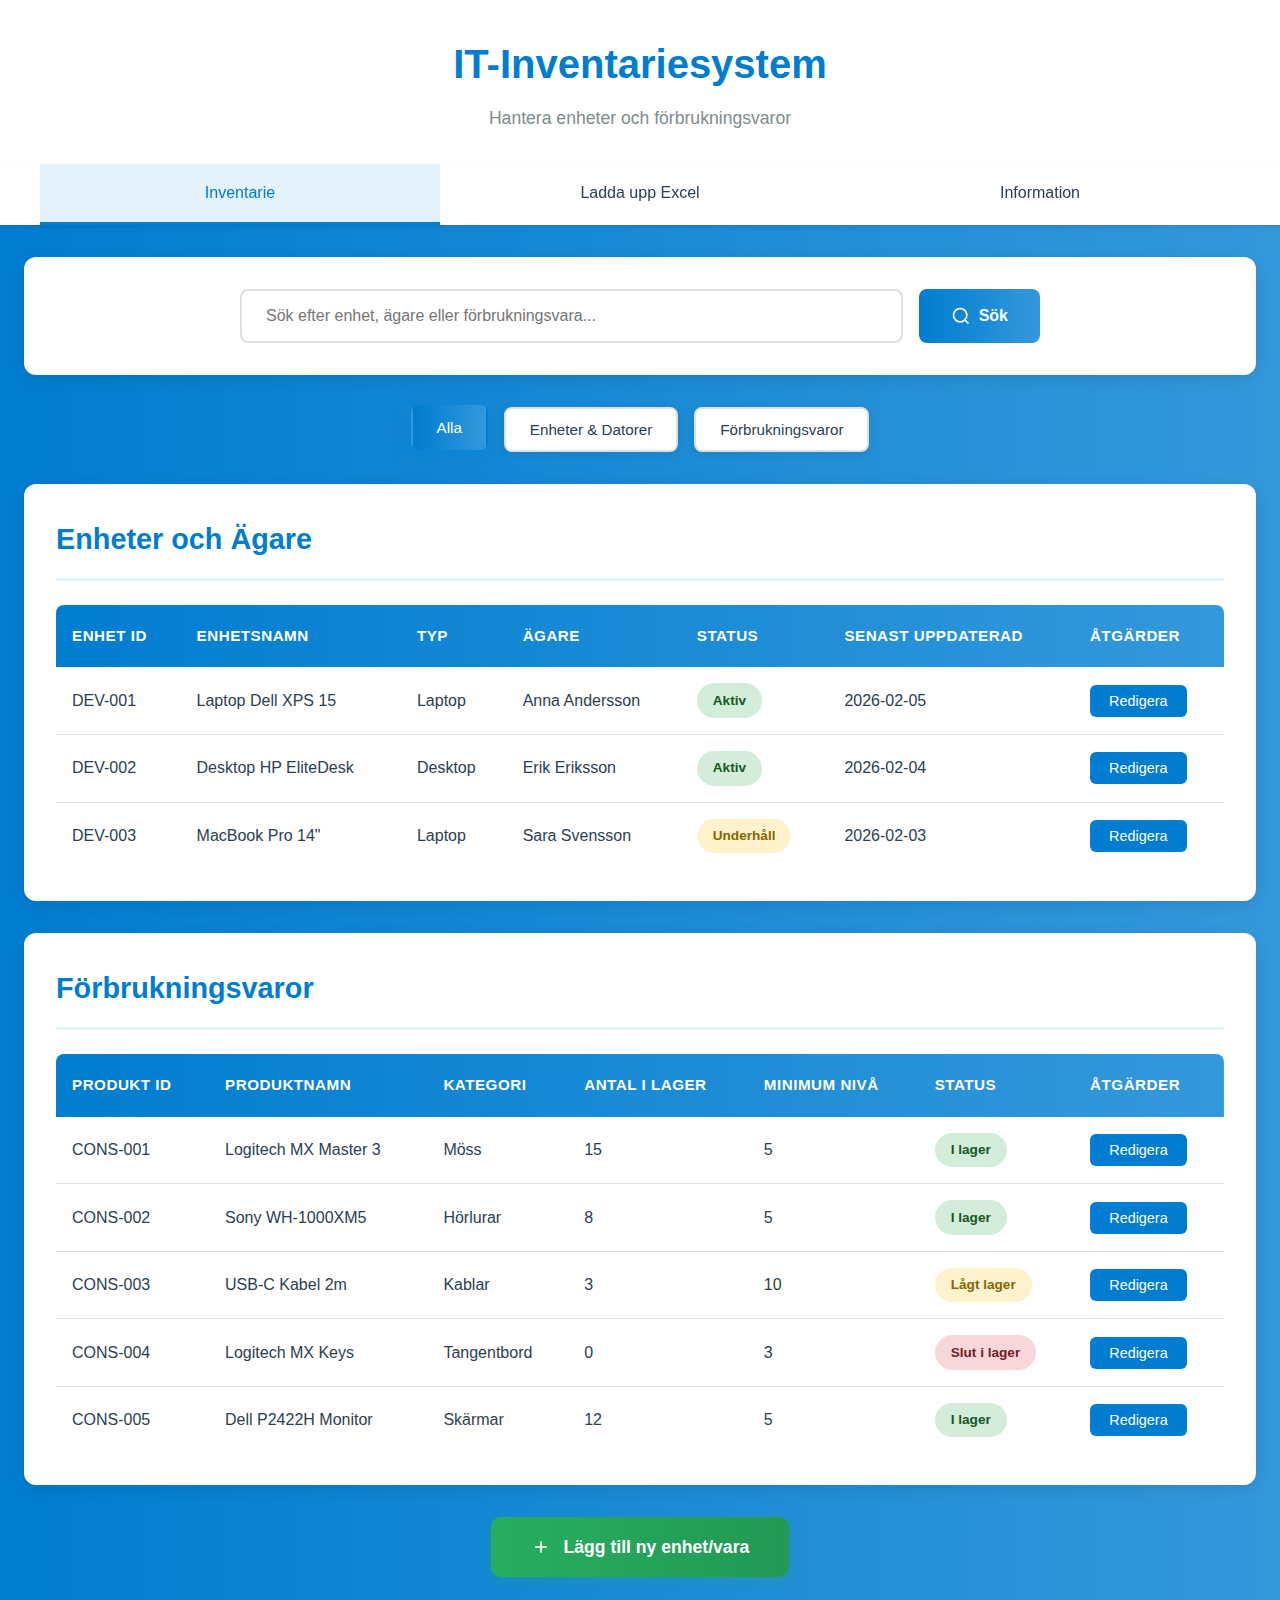
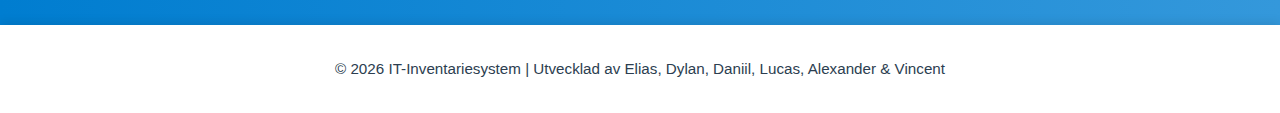
<file: index.html>
<!DOCTYPE html>
<html lang="sv">
<head>
    <meta charset="UTF-8">
    <meta name="viewport" content="width=device-width, initial-scale=1.0">
    <title>IT-Inventariesystem</title>
    <link rel="stylesheet" href="css/style.css">
    <link rel="stylesheet" href="css/modal.css">
</head>
<body>
<header>
    <div class="header-container">
        <h1>IT-Inventariesystem</h1>
        <p class="subtitle">Hantera enheter och förbrukningsvaror</p>
    </div>
</header>

<nav>
    <ul>
        <li><a href="index.html" class="active">Inventarie</a></li>
        <li><a href="upload.html">Ladda upp Excel</a></li>
        <li><a href="sida.html">Information</a></li>
    </ul>
</nav>

<main>
    <!-- Sökfält sektion -->
    <section class="search-section">
        <div class="search-container">
            <input type="text" id="searchField" placeholder="Sök efter enhet, ägare eller förbrukningsvara...">
            <button onclick="searchInventory()">
                <svg width="20" height="20" viewBox="0 0 24 24" fill="none" stroke="currentColor" stroke-width="2">
                    <circle cx="11" cy="11" r="8"></circle>
                    <path d="m21 21-4.35-4.35"></path>
                </svg>
                Sök
            </button>
        </div>
    </section>

    <!-- Filter knappar -->
    <section class="filter-section">
        <button class="filter-btn active" onclick="filterCategory('all', this)">Alla</button>
        <button class="filter-btn" onclick="filterCategory('devices', this)">Enheter & Datorer</button>
        <button class="filter-btn" onclick="filterCategory('consumables', this)">Förbrukningsvaror</button>
    </section>

    <!-- Enheter och ägare (datorer) -->
    <section class="inventory-section" id="deviceSection">
        <h2>Enheter och Ägare</h2>
        <div class="table-container">
            <table id="devicesTable">
                <thead>
                <tr>
                    <th>Enhet ID</th>
                    <th>Enhetsnamn</th>
                    <th>Typ</th>
                    <th>Ägare</th>
                    <th>Status</th>
                    <th>Senast uppdaterad</th>
                    <th>Åtgärder</th>
                </tr>
                </thead>
                <tbody id="devicesData">
                <tr data-category="devices">
                    <td>DEV-001</td>
                    <td>Laptop Dell XPS 15</td>
                    <td>Laptop</td>
                    <td>Anna Andersson</td>
                    <td><span class="status-badge status-active">Aktiv</span></td>
                    <td>2026-02-05</td>
                    <td><button class="edit-btn" onclick="editItem('DEV-001')">Redigera</button></td>
                </tr>
                <tr data-category="devices">
                    <td>DEV-002</td>
                    <td>Desktop HP EliteDesk</td>
                    <td>Desktop</td>
                    <td>Erik Eriksson</td>
                    <td><span class="status-badge status-active">Aktiv</span></td>
                    <td>2026-02-04</td>
                    <td><button class="edit-btn" onclick="editItem('DEV-002')">Redigera</button></td>
                </tr>
                <tr data-category="devices">
                    <td>DEV-003</td>
                    <td>MacBook Pro 14"</td>
                    <td>Laptop</td>
                    <td>Sara Svensson</td>
                    <td><span class="status-badge status-maintenance">Underhåll</span></td>
                    <td>2026-02-03</td>
                    <td><button class="edit-btn" onclick="editItem('DEV-003')">Redigera</button></td>
                </tr>
                </tbody>
            </table>
        </div>
    </section>

    <!-- Förbrukningsvaror med saldo -->
    <section class="inventory-section" id="consumableSection">
        <h2>Förbrukningsvaror</h2>
        <div class="table-container">
            <table id="consumablesTable">
                <thead>
                <tr>
                    <th>Produkt ID</th>
                    <th>Produktnamn</th>
                    <th>Kategori</th>
                    <th>Antal i lager</th>
                    <th>Minimum nivå</th>
                    <th>Status</th>
                    <th>Åtgärder</th>
                </tr>
                </thead>
                <tbody id="consumablesData">
                <tr data-category="consumables">
                    <td>CONS-001</td>
                    <td>Logitech MX Master 3</td>
                    <td>Möss</td>
                    <td>15</td>
                    <td>5</td>
                    <td><span class="stock-badge stock-good">I lager</span></td>
                    <td><button class="edit-btn" onclick="editItem('CONS-001')">Redigera</button></td>
                </tr>
                <tr data-category="consumables">
                    <td>CONS-002</td>
                    <td>Sony WH-1000XM5</td>
                    <td>Hörlurar</td>
                    <td>8</td>
                    <td>5</td>
                    <td><span class="stock-badge stock-good">I lager</span></td>
                    <td><button class="edit-btn" onclick="editItem('CONS-002')">Redigera</button></td>
                </tr>
                <tr data-category="consumables">
                    <td>CONS-003</td>
                    <td>USB-C Kabel 2m</td>
                    <td>Kablar</td>
                    <td>3</td>
                    <td>10</td>
                    <td><span class="stock-badge stock-low">Lågt lager</span></td>
                    <td><button class="edit-btn" onclick="editItem('CONS-003')">Redigera</button></td>
                </tr>
                <tr data-category="consumables">
                    <td>CONS-004</td>
                    <td>Logitech MX Keys</td>
                    <td>Tangentbord</td>
                    <td>0</td>
                    <td>3</td>
                    <td><span class="stock-badge stock-out">Slut i lager</span></td>
                    <td><button class="edit-btn" onclick="editItem('CONS-004')">Redigera</button></td>
                </tr>
                <tr data-category="consumables">
                    <td>CONS-005</td>
                    <td>Dell P2422H Monitor</td>
                    <td>Skärmar</td>
                    <td>12</td>
                    <td>5</td>
                    <td><span class="stock-badge stock-good">I lager</span></td>
                    <td><button class="edit-btn" onclick="editItem('CONS-005')">Redigera</button></td>
                </tr>
                </tbody>
            </table>
        </div>
    </section>

    <!-- Lägg till ny enhet knapp – openAddModal() öppnar modalen -->
    <section class="add-section">
        <button class="add-btn" onclick="openAddModal()">
            <svg width="20" height="20" viewBox="0 0 24 24" fill="none" stroke="currentColor" stroke-width="2">
                <line x1="12" y1="5" x2="12" y2="19"></line>
                <line x1="5" y1="12" x2="19" y2="12"></line>
            </svg>
            Lägg till ny enhet/vara
        </button>
    </section>
</main>

<footer>
    <p>&copy; 2026 IT-Inventariesystem | Utvecklad av Elias, Dylan, Daniil, Lucas, Alexander & Vincent</p>
</footer>

<!-- ============================================================
     MODAL – Lägg till ny enhet eller förbrukningsvara
     ============================================================ -->
<div class="modal-overlay" id="addModal" onclick="closeOnOverlay(event)">
    <div class="modal" role="dialog" aria-modal="true" aria-labelledby="modalTitle">

        <!-- Header -->
        <div class="modal-header">
            <div>
                <h2 id="modalTitle">Lägg till ny post</h2>
                <p>Välj typ och fyll i informationen nedan</p>
            </div>
            <button class="modal-close" onclick="closeAddModal()" aria-label="Stäng">&#x2715;</button>
        </div>

        <!-- Flikar -->
        <div class="type-tabs">
            <button class="type-tab active" onclick="switchTab('device', this)">
                <svg width="16" height="16" viewBox="0 0 24 24" fill="none" stroke="currentColor" stroke-width="2">
                    <rect x="2" y="3" width="20" height="14" rx="2"/>
                    <path d="M8 21h8M12 17v4"/>
                </svg>
                Enhet / Dator
            </button>
            <button class="type-tab" onclick="switchTab('consumable', this)">
                <svg width="16" height="16" viewBox="0 0 24 24" fill="none" stroke="currentColor" stroke-width="2">
                    <path d="M21 16V8a2 2 0 0 0-1-1.73l-7-4a2 2 0 0 0-2 0l-7 4A2 2 0 0 0 3 8v8a2 2 0 0 0 1 1.73l7 4a2 2 0 0 0 2 0l7-4A2 2 0 0 0 21 16z"/>
                </svg>
                Förbrukningsvara
            </button>
        </div>

        <!-- Formulär -->
        <div class="modal-body" id="formBody">

            <!-- ENHET -->
            <form id="deviceForm" class="form-panel active" novalidate>
                <div class="form-row">
                    <div class="form-group">
                        <label>Enhetsnamn <span class="required">*</span></label>
                        <input type="text" name="device_name" placeholder="t.ex. Laptop Dell XPS 15" maxlength="255">
                        <span class="error-msg">Enhetsnamn krävs.</span>
                    </div>
                    <div class="form-group">
                        <label>Typ <span class="required">*</span></label>
                        <select name="device_type">
                            <option value="">Välj typ…</option>
                            <option value="Laptop">Laptop</option>
                            <option value="Desktop">Desktop</option>
                            <option value="Skärm">Skärm</option>
                            <option value="Surfplatta">Surfplatta</option>
                            <option value="Telefon">Telefon</option>
                            <option value="Övrigt">Övrigt</option>
                        </select>
                        <span class="error-msg">Välj en typ.</span>
                    </div>
                </div>
                <div class="form-row">
                    <div class="form-group">
                        <label>Ägare <span class="required">*</span></label>
                        <input type="text" name="owner" placeholder="För- och efternamn" maxlength="255">
                        <span class="error-msg">Ägare krävs.</span>
                    </div>
                    <div class="form-group">
                        <label>Status</label>
                        <select name="status">
                            <option value="Aktiv">Aktiv</option>
                            <option value="Underhåll">Underhåll</option>
                            <option value="Inaktiv">Inaktiv</option>
                        </select>
                    </div>
                </div>
                <div class="form-row form-row-full">
                    <div class="form-group">
                        <label>Enhet ID <span class="optional">(lämna tomt för auto-genererat)</span></label>
                        <input type="text" name="device_id" placeholder="t.ex. DEV-042" maxlength="50">
                    </div>
                </div>
            </form>

            <!-- FÖRBRUKNINGSVARA -->
            <form id="consumableForm" class="form-panel" novalidate>
                <div class="form-row">
                    <div class="form-group">
                        <label>Produktnamn <span class="required">*</span></label>
                        <input type="text" name="product_name" placeholder="t.ex. Logitech MX Master 3" maxlength="255">
                        <span class="error-msg">Produktnamn krävs.</span>
                    </div>
                    <div class="form-group">
                        <label>Kategori <span class="required">*</span></label>
                        <select name="category">
                            <option value="">Välj kategori…</option>
                            <option value="Möss">Möss</option>
                            <option value="Tangentbord">Tangentbord</option>
                            <option value="Hörlurar">Hörlurar</option>
                            <option value="Kablar">Kablar</option>
                            <option value="Skärmar">Skärmar</option>
                            <option value="Övrigt">Övrigt</option>
                        </select>
                        <span class="error-msg">Välj en kategori.</span>
                    </div>
                </div>
                <div class="form-row">
                    <div class="form-group">
                        <label>Antal i lager <span class="required">*</span></label>
                        <input type="number" name="stock" placeholder="0" min="0" max="99999" oninput="updateStockIndicator()">
                        <span class="error-msg">Ange ett giltigt antal (minst 0).</span>
                        <div class="stock-indicator" id="stockIndicator" style="display:none">
                            <span class="stock-dot" id="stockDot"></span>
                            <span id="stockLabel"></span>
                        </div>
                    </div>
                    <div class="form-group">
                        <label>Miniminivå <span class="required">*</span></label>
                        <input type="number" name="min_level" placeholder="5" min="0" max="99999" oninput="updateStockIndicator()">
                        <span class="error-msg">Ange ett giltigt minimiantal (minst 0).</span>
                        <span class="stock-hint">Varning visas när lagret understiger detta värde.</span>
                    </div>
                </div>
                <div class="form-row form-row-full">
                    <div class="form-group">
                        <label>Produkt ID <span class="optional">(lämna tomt för auto-genererat)</span></label>
                        <input type="text" name="product_id" placeholder="t.ex. CONS-006" maxlength="50">
                    </div>
                </div>
            </form>
        </div>

        <!-- Lyckad-vy -->
        <div class="modal-success" id="modalSuccess">
            <div class="success-icon">
                <svg width="36" height="36" viewBox="0 0 24 24" fill="none" stroke="currentColor" stroke-width="2.5">
                    <polyline points="20 6 9 17 4 12"/>
                </svg>
            </div>
            <h3 id="successTitle">Posten lades till!</h3>
            <p id="successMsg">Informationen har sparats i databasen.</p>
        </div>

        <!-- Footer -->
        <div class="modal-footer" id="modalFooter">
            <button class="btn-cancel" onclick="closeAddModal()">Avbryt</button>
            <button class="btn-submit" id="submitBtn" onclick="submitForm()">
                <div class="spinner"></div>
                <span class="btn-label">
                    <svg width="16" height="16" viewBox="0 0 24 24" fill="none" stroke="currentColor" stroke-width="2.5"
                         style="display:inline-block;vertical-align:middle;margin-right:4px">
                        <polyline points="20 6 9 17 4 12"/>
                    </svg>
                    Spara
                </span>
            </button>
        </div>

    </div>
</div>
<!-- END MODAL -->

<!-- script_with_api.js laddas INNAN modal.js -->
<script src="js/script_with_api.js"></script>
<script src="js/modal.js"></script>
</body>
</html>
</file>
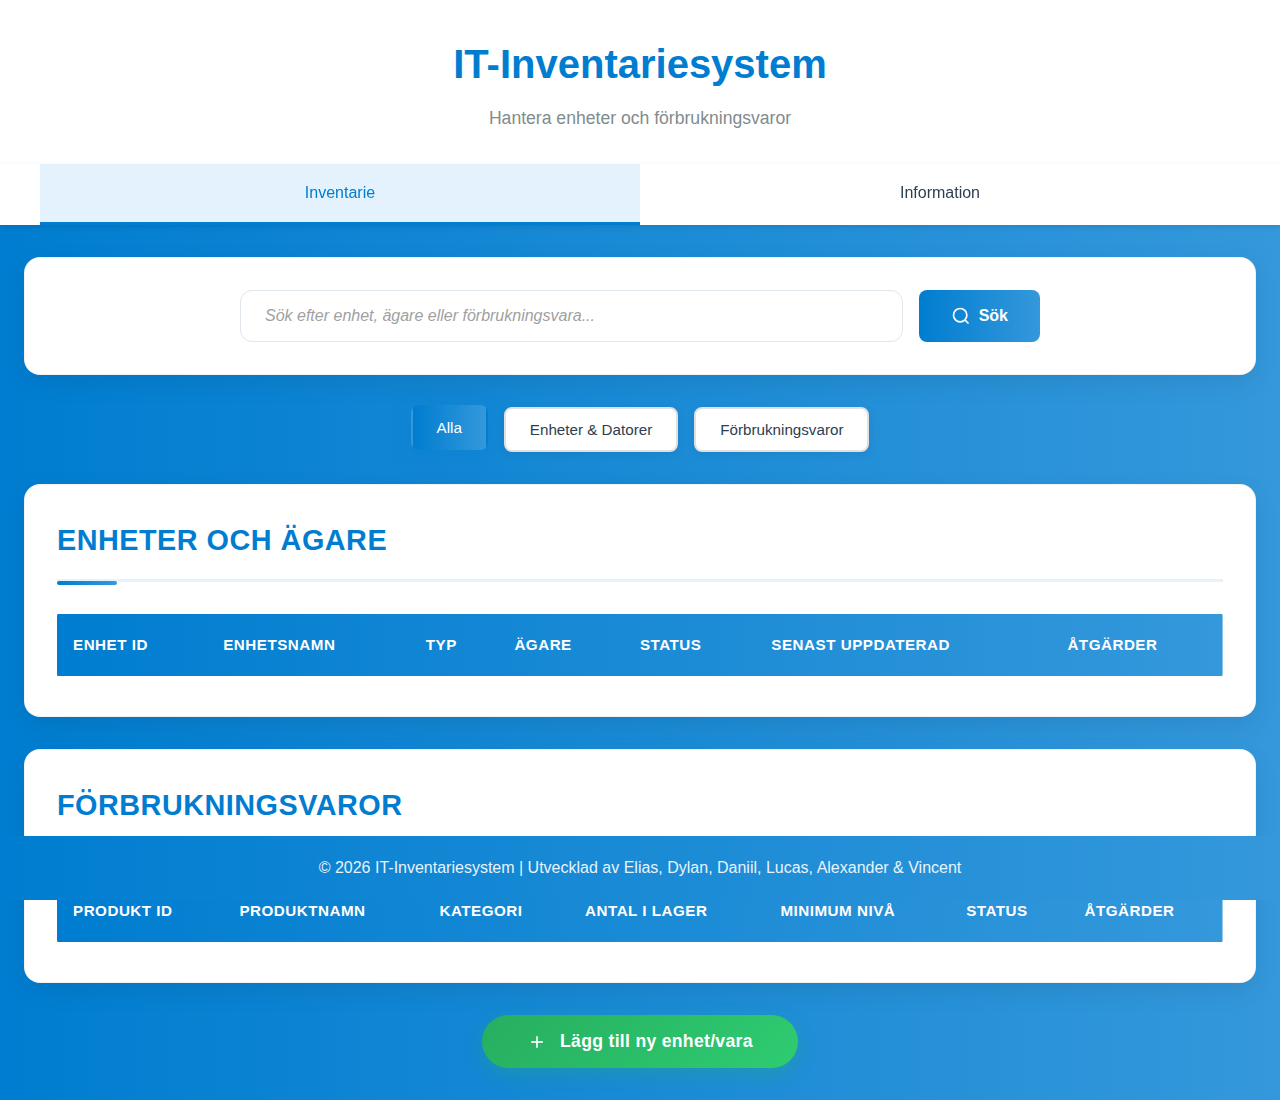
<file: html/index.html>
<!DOCTYPE html>
<html lang="sv">
<head>
    <meta charset="UTF-8">
    <meta name="viewport" content="width=device-width, initial-scale=1.0">
    <title>IT-Inventariesystem</title>
    <link rel="stylesheet" href="css/style.css">
    <link rel="stylesheet" href="css/modal.css">
</head>
<body>
<header>
    <div class="header-container">
        <h1>IT-Inventariesystem</h1>
        <p class="subtitle">Hantera enheter och förbrukningsvaror</p>
    </div>
</header>

<nav>
    <ul>
        <li><a href="index.html" class="active">Inventarie</a></li>
        <li><a href="sida.html">Information</a></li>
    </ul>
</nav>

<main>
    <!-- Sökfält sektion -->
    <section class="search-section">
        <div class="search-container">
            <input type="text" id="searchField" placeholder="Sök efter enhet, ägare eller förbrukningsvara...">
            <button onclick="searchInventory()">
                <svg width="20" height="20" viewBox="0 0 24 24" fill="none" stroke="currentColor" stroke-width="2">
                    <circle cx="11" cy="11" r="8"></circle>
                    <path d="m21 21-4.35-4.35"></path>
                </svg>
                Sök
            </button>
        </div>
    </section>

    <!-- Filter knappar -->
    <section class="filter-section">
        <button class="filter-btn active" onclick="filterCategory('all', this)">Alla</button>
        <button class="filter-btn" onclick="filterCategory('devices', this)">Enheter & Datorer</button>
        <button class="filter-btn" onclick="filterCategory('consumables', this)">Förbrukningsvaror</button>
    </section>

    <!-- Enheter och ägare (datorer) -->
    <section class="inventory-section" id="deviceSection">
        <h2>Enheter och Ägare</h2>
        <div class="table-container">
            <table id="devicesTable">
                <thead>
                <tr>
                    <th>Enhet ID</th>
                    <th>Enhetsnamn</th>
                    <th>Typ</th>
                    <th>Ägare</th>
                    <th>Status</th>
                    <th>Senast uppdaterad</th>
                    <th>Åtgärder</th>
                </tr>
                </thead>
                <tbody id="devicesData">
                <!-- Inga poster ännu – lägg till via knappen nedan -->
                </tbody>
            </table>
        </div>
    </section>

    <!-- Förbrukningsvaror med saldo -->
    <section class="inventory-section" id="consumableSection">
        <h2>Förbrukningsvaror</h2>
        <div class="table-container">
            <table id="consumablesTable">
                <thead>
                <tr>
                    <th>Produkt ID</th>
                    <th>Produktnamn</th>
                    <th>Kategori</th>
                    <th>Antal i lager</th>
                    <th>Minimum nivå</th>
                    <th>Status</th>
                    <th>Åtgärder</th>
                </tr>
                </thead>
                <tbody id="consumablesData">
                <!-- Inga poster ännu – lägg till via knappen nedan -->
                </tbody>
            </table>
        </div>
    </section>

    <!-- Lägg till ny enhet knapp – openAddModal() öppnar modalen -->
    <section class="add-section">
        <button class="add-btn" onclick="openAddModal()">
            <svg width="20" height="20" viewBox="0 0 24 24" fill="none" stroke="currentColor" stroke-width="2">
                <line x1="12" y1="5" x2="12" y2="19"></line>
                <line x1="5" y1="12" x2="19" y2="12"></line>
            </svg>
            Lägg till ny enhet/vara
        </button>
    </section>
</main>

<footer>
    <p>&copy; 2026 IT-Inventariesystem | Utvecklad av Elias, Dylan, Daniil, Lucas, Alexander & Vincent</p>
</footer>

<!-- ============================================================
     MODAL – Lägg till ny enhet eller förbrukningsvara
     ============================================================ -->
<div class="modal-overlay" id="addModal" onclick="closeOnOverlay(event)">
    <div class="modal" role="dialog" aria-modal="true" aria-labelledby="modalTitle">

        <!-- Header -->
        <div class="modal-header">
            <div>
                <h2 id="modalTitle">Lägg till ny post</h2>
                <p>Välj typ och fyll i informationen nedan</p>
            </div>
            <button class="modal-close" onclick="closeAddModal()" aria-label="Stäng">&#x2715;</button>
        </div>

        <!-- Flikar -->
        <div class="type-tabs">
            <button class="type-tab active" onclick="switchTab('device', this)">
                <svg width="16" height="16" viewBox="0 0 24 24" fill="none" stroke="currentColor" stroke-width="2">
                    <rect x="2" y="3" width="20" height="14" rx="2"/>
                    <path d="M8 21h8M12 17v4"/>
                </svg>
                Enhet / Dator
            </button>
            <button class="type-tab" onclick="switchTab('consumable', this)">
                <svg width="16" height="16" viewBox="0 0 24 24" fill="none" stroke="currentColor" stroke-width="2">
                    <path d="M21 16V8a2 2 0 0 0-1-1.73l-7-4a2 2 0 0 0-2 0l-7 4A2 2 0 0 0 3 8v8a2 2 0 0 0 1 1.73l7 4a2 2 0 0 0 2 0l7-4A2 2 0 0 0 21 16z"/>
                </svg>
                Förbrukningsvara
            </button>
        </div>

        <!-- Formulär -->
        <div class="modal-body" id="formBody">

            <!-- ENHET -->
            <form id="deviceForm" class="form-panel active" novalidate>
                <div class="form-row">
                    <div class="form-group">
                        <label>Enhetsnamn <span class="required">*</span></label>
                        <input type="text" name="device_name" placeholder="t.ex. Laptop Dell XPS 15" maxlength="255">
                        <span class="error-msg">Enhetsnamn krävs.</span>
                    </div>
                    <div class="form-group">
                        <label>Typ <span class="required">*</span></label>
                        <select name="device_type">
                            <option value="">Välj typ…</option>
                            <option value="Laptop">Laptop</option>
                            <option value="Desktop">Desktop</option>
                            <option value="Skärm">Skärm</option>
                            <option value="Surfplatta">Surfplatta</option>
                            <option value="Telefon">Telefon</option>
                            <option value="Övrigt">Övrigt</option>
                        </select>
                        <span class="error-msg">Välj en typ.</span>
                    </div>
                </div>
                <div class="form-row">
                    <div class="form-group">
                        <label>Ägare <span class="required">*</span></label>
                        <input type="text" name="owner" placeholder="För- och efternamn" maxlength="255">
                        <span class="error-msg">Ägare krävs.</span>
                    </div>
                    <div class="form-group">
                        <label>Status</label>
                        <select name="status">
                            <option value="Aktiv">Aktiv</option>
                            <option value="Underhåll">Underhåll</option>
                            <option value="Inaktiv">Inaktiv</option>
                        </select>
                    </div>
                </div>
                <div class="form-row form-row-full">
                    <div class="form-group">
                        <label>ID</label>
                        <input type="text" name="device_id" value="Auto-genererad (t.ex. DEV-042)" readonly>
                    </div>
                </div>
            </form>

            <!-- FÖRBRUKNINGSVARA -->
            <form id="consumableForm" class="form-panel" novalidate>
                <div class="form-row">
                    <div class="form-group">
                        <label>Produktnamn <span class="required">*</span></label>
                        <input type="text" name="product_name" placeholder="t.ex. Logitech MX Master 3" maxlength="255">
                        <span class="error-msg">Produktnamn krävs.</span>
                    </div>
                    <div class="form-group">
                        <label>Kategori <span class="required">*</span></label>
                        <select name="category">
                            <option value="">Välj kategori…</option>
                            <option value="Möss">Möss</option>
                            <option value="Tangentbord">Tangentbord</option>
                            <option value="Hörlurar">Hörlurar</option>
                            <option value="Kablar">Kablar</option>
                            <option value="Skärmar">Skärmar</option>
                            <option value="Övrigt">Övrigt</option>
                        </select>
                        <span class="error-msg">Välj en kategori.</span>
                    </div>
                </div>
                <div class="form-row">
                    <div class="form-group">
                        <label>Antal i lager <span class="required">*</span></label>
                        <input type="number" name="stock" placeholder="0" min="0" max="99999" oninput="updateStockIndicator()">
                        <span class="error-msg">Ange ett giltigt antal (minst 0).</span>
                        <div class="stock-indicator" id="stockIndicator" style="display:none">
                            <span class="stock-dot" id="stockDot"></span>
                            <span id="stockLabel"></span>
                        </div>
                    </div>
                    <div class="form-group">
                        <label>Miniminivå <span class="required">*</span></label>
                        <input type="number" name="min_level" placeholder="5" min="0" max="99999" oninput="updateStockIndicator()">
                        <span class="error-msg">Ange ett giltigt minimiantal (minst 0).</span>
                        <span class="stock-hint">Varning visas när lagret understiger detta värde.</span>
                    </div>
                </div>
                <div class="form-row form-row-full">
                    <div class="form-group">
                        <label>Produkt ID</label>
                        <input type="text" name="product_id" value="Auto-genererad (t.ex. CONS-006)" readonly>
                    </div>
                </div>
            </form>
        </div>

        <!-- Lyckad-vy -->
        <div class="modal-success" id="modalSuccess">
            <div class="success-icon">
                <svg width="36" height="36" viewBox="0 0 24 24" fill="none" stroke="currentColor" stroke-width="2.5">
                    <polyline points="20 6 9 17 4 12"/>
                </svg>
            </div>
            <h3 id="successTitle">Posten lades till!</h3>
            <p id="successMsg">Informationen har sparats i databasen.</p>
        </div>

        <!-- Footer -->
        <div class="modal-footer" id="modalFooter">
            <button class="btn-cancel" onclick="closeAddModal()">Avbryt</button>
            <button class="btn-submit" id="submitBtn" onclick="submitForm()">
                <div class="spinner"></div>
                <span class="btn-label">
                    <svg width="16" height="16" viewBox="0 0 24 24" fill="none" stroke="currentColor" stroke-width="2.5"
                         style="display:inline-block;vertical-align:middle;margin-right:4px">
                        <polyline points="20 6 9 17 4 12"/>
                    </svg>
                    Spara
                </span>
            </button>
        </div>

    </div>
</div>
<!-- END MODAL -->

<script src="js/script_with_api.js"></script>
<script src="js/modal.js"></script>
</body>
</html>
</file>
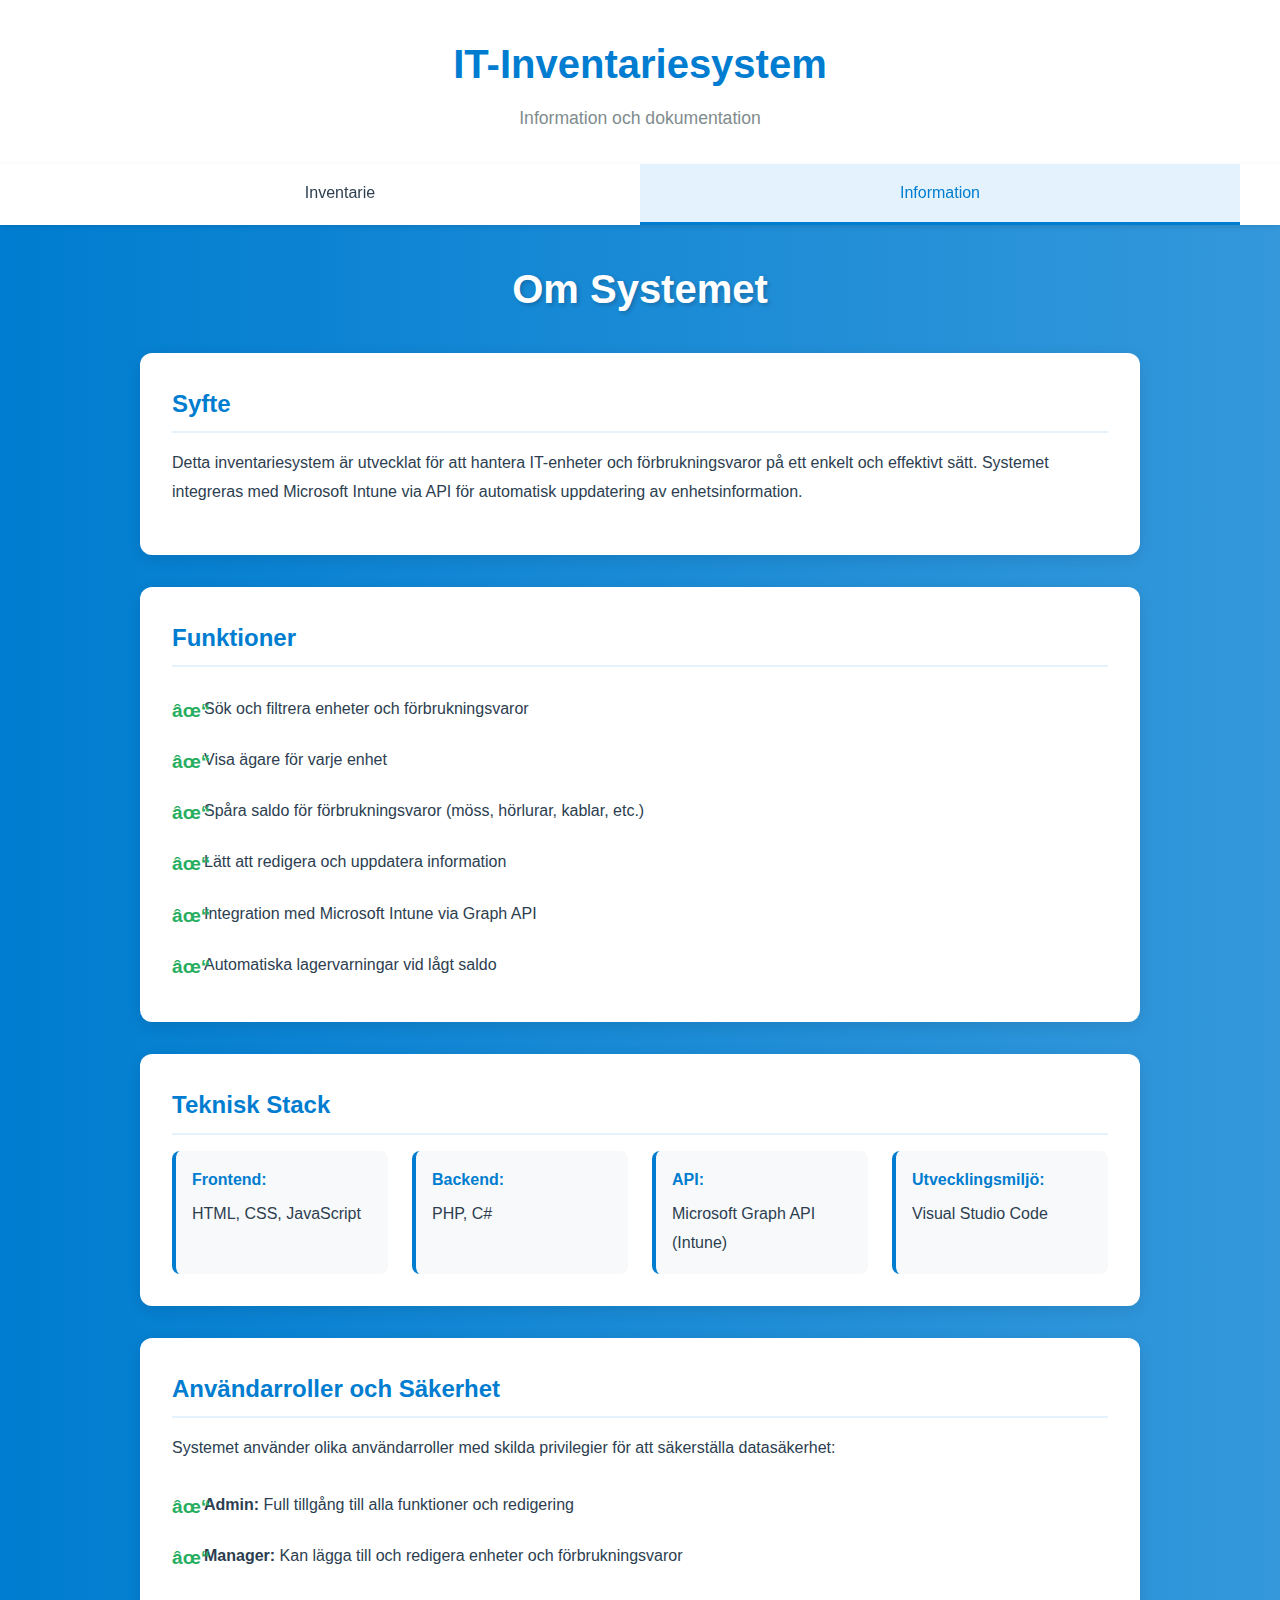
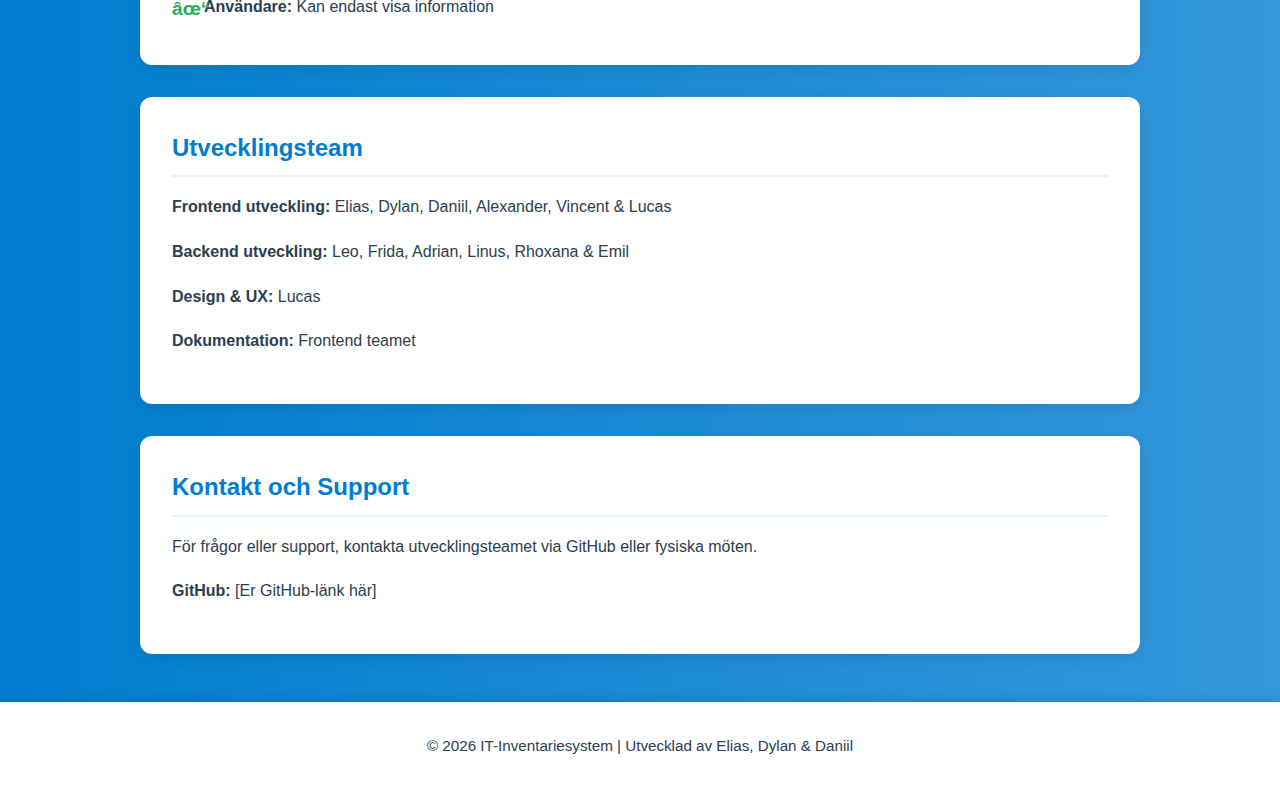
<file: sida.html>
<!DOCTYPE html>
<html lang="sv">
<head>
    <meta charset="UTF-8">
    <meta name="viewport" content="width=device-width, initial-scale=1.0">
    <title>Information - IT-Inventariesystem</title>
    <link rel="stylesheet" href="css/style.css">
</head>
<body>
<header>
    <div class="header-container">
        <h1>IT-Inventariesystem</h1>
        <p class="subtitle">Information och dokumentation</p>
    </div>
</header>

<nav>
    <ul>
        <li><a href="index.html">Inventarie</a></li>
        <li><a href="sida.html" class="active">Information</a></li>
    </ul>
</nav>

<main>
    <section class="info-section">
        <h2>Om Systemet</h2>
        <div class="info-card">
            <h3>Syfte</h3>
            <p>Detta inventariesystem är utvecklat för att hantera IT-enheter och förbrukningsvaror på ett enkelt och effektivt sätt. Systemet integreras med Microsoft Intune via API för automatisk uppdatering av enhetsinformation.</p>
        </div>

        <div class="info-card">
            <h3>Funktioner</h3>
            <ul class="feature-list">
                <li>Sök och filtrera enheter och förbrukningsvaror</li>
                <li>Visa ägare för varje enhet</li>
                <li>Spåra saldo för förbrukningsvaror (möss, hörlurar, kablar, etc.)</li>
                <li>Lätt att redigera och uppdatera information</li>
                <li>Integration med Microsoft Intune via Graph API</li>
                <li>Automatiska lagervarningar vid lågt saldo</li>
            </ul>
        </div>

        <div class="info-card">
            <h3>Teknisk Stack</h3>
            <div class="tech-grid">
                <div class="tech-item">
                    <strong>Frontend:</strong>
                    <p>HTML, CSS, JavaScript</p>
                </div>
                <div class="tech-item">
                    <strong>Backend:</strong>
                    <p>PHP, C#</p>
                </div>
                <div class="tech-item">
                    <strong>API:</strong>
                    <p>Microsoft Graph API (Intune)</p>
                </div>
                <div class="tech-item">
                    <strong>Utvecklingsmiljö:</strong>
                    <p>Visual Studio Code</p>
                </div>
            </div>
        </div>

        <div class="info-card">
            <h3>Användarroller och Säkerhet</h3>
            <p>Systemet använder olika användarroller med skilda privilegier för att säkerställa datasäkerhet:</p>
            <ul class="feature-list">
                <li><strong>Admin:</strong> Full tillgång till alla funktioner och redigering</li>
                <li><strong>Manager:</strong> Kan lägga till och redigera enheter och förbrukningsvaror</li>
                <li><strong>Användare:</strong> Kan endast visa information</li>
            </ul>
        </div>

        <div class="info-card">
            <h3>Utvecklingsteam</h3>
            <p><strong>Frontend utveckling:</strong> Elias, Dylan, Daniil, Alexander, Vincent & Lucas</p>
            <p><strong>Backend utveckling:</strong> Leo, Frida, Adrian, Linus, Rhoxana & Emil</p>
            <p><strong>Design & UX:</strong> Lucas</p>
            <p><strong>Dokumentation:</strong> Frontend teamet</p>
        </div>

        <div class="info-card">
            <h3>Kontakt och Support</h3>
            <p>För frågor eller support, kontakta utvecklingsteamet via GitHub eller fysiska möten.</p>
            <p><strong>GitHub:</strong> [Er GitHub-länk här]</p>
        </div>
    </section>
</main>

<footer>
    <p>&copy; 2026 IT-Inventariesystem | Utvecklad av Elias, Dylan & Daniil</p>
</footer>

<script src="js/script_with_api.js"></script>
</body>
</html>
</file>
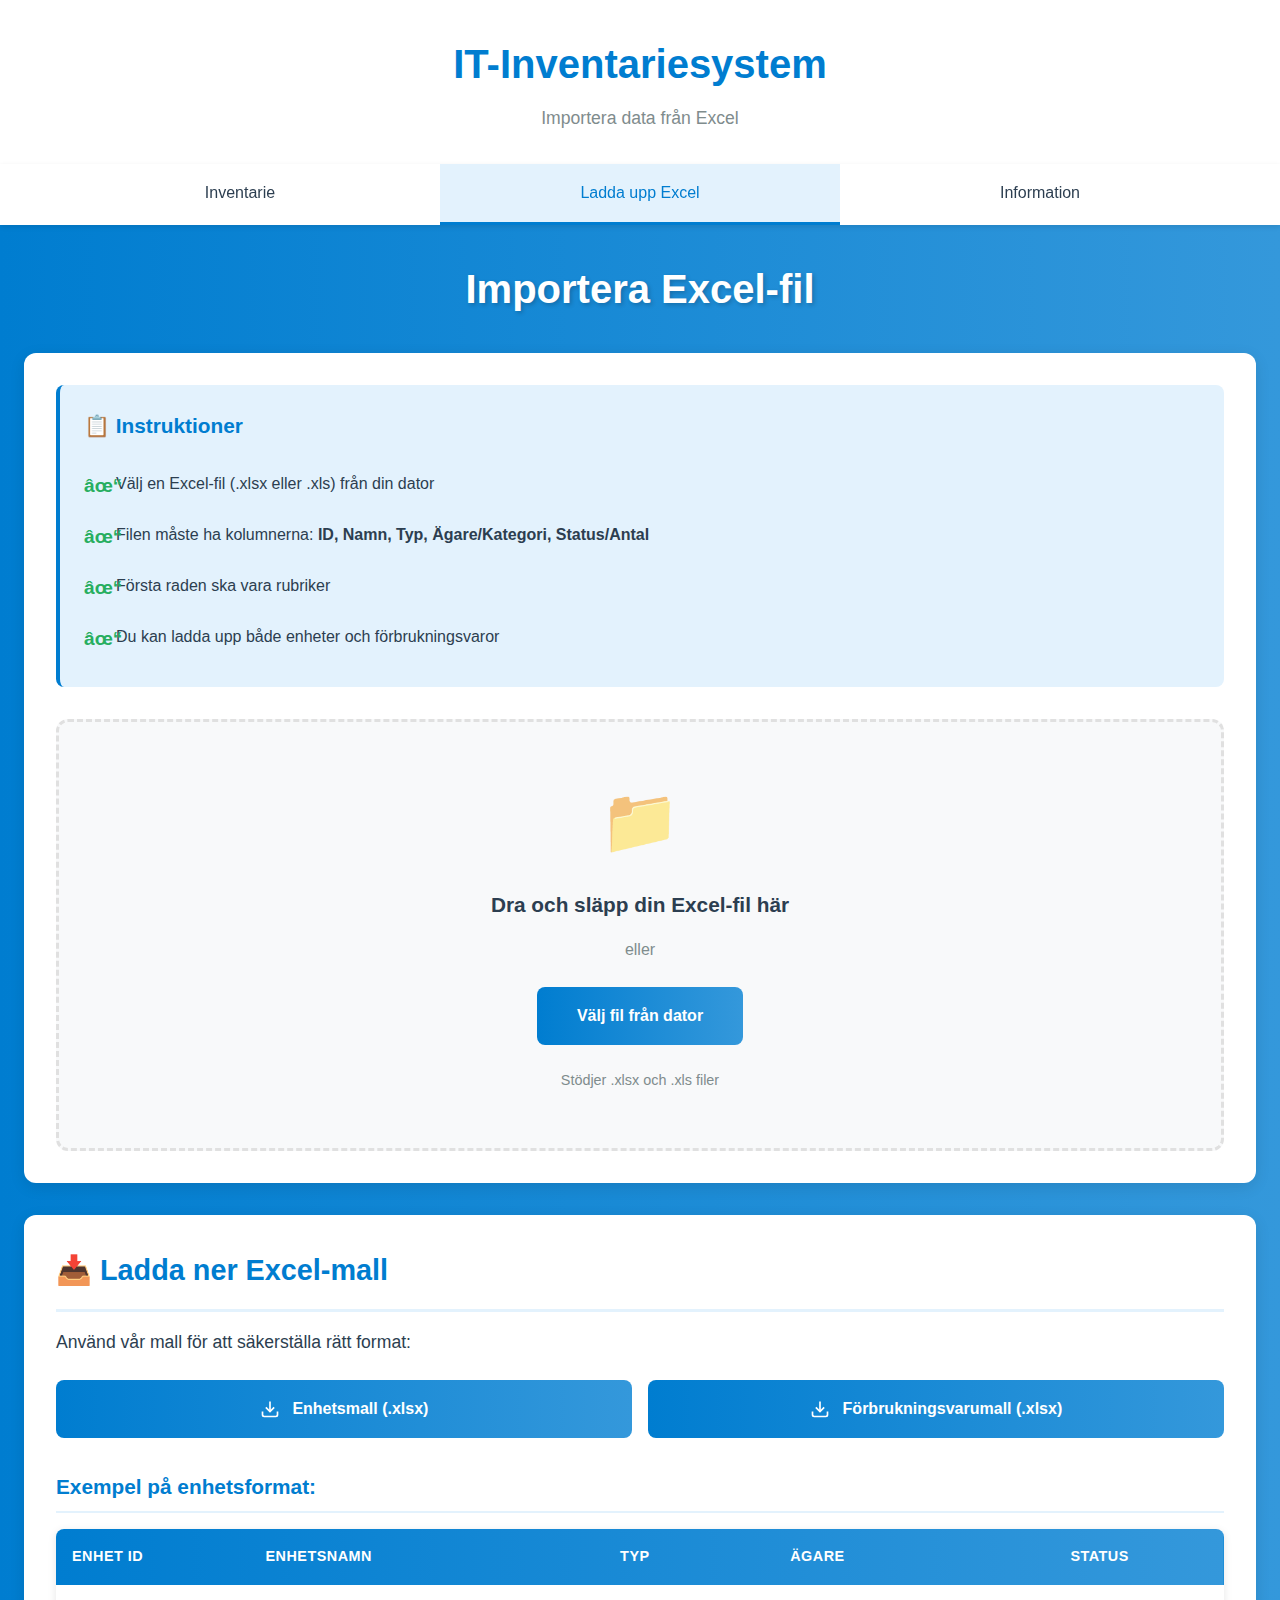
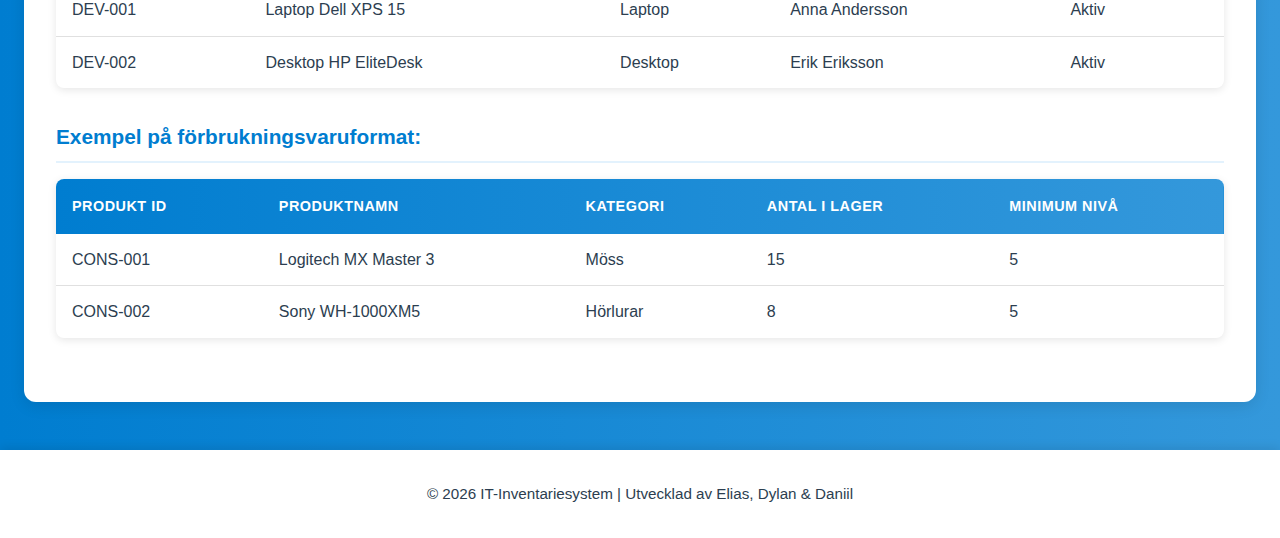
<file: upload.html>
<!DOCTYPE html>
<html lang="sv">
<head>
    <meta charset="UTF-8">
    <meta name="viewport" content="width=device-width, initial-scale=1.0">
    <title>Ladda upp Excel - IT-Inventariesystem</title>
    <link rel="stylesheet" href="css/style.css">
</head>
<body>
<header>
    <div class="header-container">
        <h1>IT-Inventariesystem</h1>
        <p class="subtitle">Importera data från Excel</p>
    </div>
</header>

<nav>
    <ul>
        <li><a href="index.html">Inventarie</a></li>
        <li><a href="upload.html" class="active">Ladda upp Excel</a></li>
        <li><a href="sida.html">Information</a></li>
    </ul>
</nav>

<main>
    <section class="upload-section">
        <h2>Importera Excel-fil</h2>

        <div class="upload-card">
            <div class="upload-instructions">
                <h3>📋 Instruktioner</h3>
                <ul class="feature-list">
                    <li>Välj en Excel-fil (.xlsx eller .xls) från din dator</li>
                    <li>Filen måste ha kolumnerna: <strong>ID, Namn, Typ, Ägare/Kategori, Status/Antal</strong></li>
                    <li>Första raden ska vara rubriker</li>
                    <li>Du kan ladda upp både enheter och förbrukningsvaror</li>
                </ul>
            </div>

            <div class="upload-area" id="uploadArea">
                <div class="upload-icon">📁</div>
                <h3>Dra och släpp din Excel-fil här</h3>
                <p>eller</p>
                <label for="fileInput" class="file-input-label">
                    <input type="file" id="fileInput" accept=".xlsx, .xls" class="hidden">
                    Välj fil från dator
                </label>
                <p class="upload-hint">Stödjer .xlsx och .xls filer</p>
            </div>

            <div class="file-info hidden" id="fileInfo">
                <h3>Vald fil:</h3>
                <p id="fileName"></p>
                <button class="add-btn" id="processFileBtn">
                    <svg width="20" height="20" viewBox="0 0 24 24" fill="none" stroke="currentColor" stroke-width="2">
                        <path d="M21 15v4a2 2 0 0 1-2 2H5a2 2 0 0 1-2-2v-4"></path>
                        <polyline points="17 8 12 3 7 8"></polyline>
                        <line x1="12" y1="3" x2="12" y2="15"></line>
                    </svg>
                    Importera data
                </button>
                <button class="cancel-btn" id="resetUploadBtn1">Avbryt</button>
            </div>
        </div>

        <!-- Preview av data -->
        <div class="preview-section hidden" id="previewSection">
            <h2>Förhandsgranskning av data</h2>

            <div class="preview-stats">
                <div class="stat-card">
                    <h3 id="totalRows">0</h3>
                    <p>Rader hittade</p>
                </div>
                <div class="stat-card">
                    <h3 id="devicesCount">0</h3>
                    <p>Enheter</p>
                </div>
                <div class="stat-card">
                    <h3 id="consumablesCount">0</h3>
                    <p>Förbrukningsvaror</p>
                </div>
            </div>

            <div class="table-container">
                <table id="previewTable">
                    <thead id="previewTableHead">
                    <!-- Dynamisk header -->
                    </thead>
                    <tbody id="previewTableBody">
                    <!-- Dynamisk data -->
                    </tbody>
                </table>
            </div>

            <div class="action-buttons">
                <button class="add-btn" id="confirmImportBtn">
                    <svg width="20" height="20" viewBox="0 0 24 24" fill="none" stroke="currentColor" stroke-width="2">
                        <polyline points="20 6 9 17 4 12"></polyline>
                    </svg>
                    Bekräfta och importera
                </button>
                <button class="cancel-btn" id="resetUploadBtn2">Avbryt import</button>
            </div>
        </div>

        <!-- Exempel Excel-mall -->
        <div class="template-section">
            <h2>📥 Ladda ner Excel-mall</h2>
            <p>Använd vår mall för att säkerställa rätt format:</p>

            <div class="template-buttons">
                <button class="template-btn" id="downloadDeviceTemplateBtn">
                    <svg width="20" height="20" viewBox="0 0 24 24" fill="none" stroke="currentColor" stroke-width="2">
                        <path d="M21 15v4a2 2 0 0 1-2 2H5a2 2 0 0 1-2-2v-4"></path>
                        <polyline points="7 10 12 15 17 10"></polyline>
                        <line x1="12" y1="15" x2="12" y2="3"></line>
                    </svg>
                    Enhetsmall (.xlsx)
                </button>
                <button class="template-btn" id="downloadConsumableTemplateBtn">
                    <svg width="20" height="20" viewBox="0 0 24 24" fill="none" stroke="currentColor" stroke-width="2">
                        <path d="M21 15v4a2 2 0 0 1-2 2H5a2 2 0 0 1-2-2v-4"></path>
                        <polyline points="7 10 12 15 17 10"></polyline>
                        <line x1="12" y1="15" x2="12" y2="3"></line>
                    </svg>
                    Förbrukningsvarumall (.xlsx)
                </button>
            </div>

            <div class="template-preview">
                <h3>Exempel på enhetsformat:</h3>
                <table class="example-table">
                    <thead>
                    <tr>
                        <th>Enhet ID</th>
                        <th>Enhetsnamn</th>
                        <th>Typ</th>
                        <th>Ägare</th>
                        <th>Status</th>
                    </tr>
                    </thead>
                    <tbody>
                    <tr>
                        <td>DEV-001</td>
                        <td>Laptop Dell XPS 15</td>
                        <td>Laptop</td>
                        <td>Anna Andersson</td>
                        <td>Aktiv</td>
                    </tr>
                    <tr>
                        <td>DEV-002</td>
                        <td>Desktop HP EliteDesk</td>
                        <td>Desktop</td>
                        <td>Erik Eriksson</td>
                        <td>Aktiv</td>
                    </tr>
                    </tbody>
                </table>

                <h3>Exempel på förbrukningsvaruformat:</h3>
                <table class="example-table">
                    <thead>
                    <tr>
                        <th>Produkt ID</th>
                        <th>Produktnamn</th>
                        <th>Kategori</th>
                        <th>Antal i lager</th>
                        <th>Minimum nivå</th>
                    </tr>
                    </thead>
                    <tbody>
                    <tr>
                        <td>CONS-001</td>
                        <td>Logitech MX Master 3</td>
                        <td>Möss</td>
                        <td>15</td>
                        <td>5</td>
                    </tr>
                    <tr>
                        <td>CONS-002</td>
                        <td>Sony WH-1000XM5</td>
                        <td>Hörlurar</td>
                        <td>8</td>
                        <td>5</td>
                    </tr>
                    </tbody>
                </table>
            </div>
        </div>
    </section>
</main>

<footer>
    <p>&copy; 2026 IT-Inventariesystem | Utvecklad av Elias, Dylan & Daniil</p>
</footer>

<!-- Lägg till XLSX library -->
<script src="https://cdn.sheetjs.com/xlsx-latest/package/dist/xlsx.mini.min.js"></script>
<script src="js/script_with_api.js"></script>
<script src="js/upload.js"></script>
</body>
</html>
</file>
<file: css/modal.css>
/* ===========================
   MODAL – Lägg till ny post
   =========================== */

.modal-overlay {
    display: none;
    position: fixed;
    inset: 0;
    background: rgba(0, 0, 0, 0.55);
    backdrop-filter: blur(4px);
    z-index: 1000;
    align-items: center;
    justify-content: center;
    padding: 1rem;
}

.modal-overlay.active {
    display: flex;
    animation: overlayFadeIn 0.25s ease;
}

@keyframes overlayFadeIn {
    from { opacity: 0; }
    to   { opacity: 1; }
}

.modal {
    background: #ffffff;
    border-radius: 16px;
    box-shadow: 0 20px 60px rgba(0, 0, 0, 0.25);
    width: 100%;
    max-width: 620px;
    max-height: 90vh;
    overflow-y: auto;
    animation: modalSlideIn 0.3s cubic-bezier(0.34, 1.56, 0.64, 1);
}

@keyframes modalSlideIn {
    from { opacity: 0; transform: translateY(-30px) scale(0.96); }
    to   { opacity: 1; transform: translateY(0)    scale(1); }
}

/* --- Modal header --- */
.modal-header {
    background: linear-gradient(90deg, var(--primary-color), var(--secondary-color));
    color: var(--white);
    padding: 1.5rem 2rem;
    border-radius: 16px 16px 0 0;
    display: flex;
    align-items: center;
    justify-content: space-between;
}

.modal-header h2 {
    font-size: 1.4rem;
    font-weight: 700;
    margin: 0;
}

.modal-header p {
    font-size: 0.9rem;
    opacity: 0.85;
    margin: 0.25rem 0 0;
}

.modal-close {
    background: rgba(255, 255, 255, 0.2);
    border: none;
    color: var(--white);
    width: 36px;
    height: 36px;
    border-radius: 50%;
    cursor: pointer;
    font-size: 1.2rem;
    display: flex;
    align-items: center;
    justify-content: center;
    transition: background 0.2s;
    flex-shrink: 0;
}

.modal-close:hover { background: rgba(255, 255, 255, 0.35); }

/* --- Type tabs --- */
.type-tabs {
    display: flex;
    border-bottom: 2px solid var(--gray-medium);
    padding: 0 2rem;
    background: var(--white);
}

.type-tab {
    padding: 1rem 1.5rem;
    background: none;
    border: none;
    border-bottom: 3px solid transparent;
    margin-bottom: -2px;
    cursor: pointer;
    font-size: 0.95rem;
    font-weight: 600;
    color: var(--text-light);
    transition: all 0.2s;
    display: flex;
    align-items: center;
    gap: 0.5rem;
}

.type-tab:hover { color: var(--primary-color); }

.type-tab.active {
    color: var(--primary-color);
    border-bottom-color: var(--primary-color);
}

/* --- Modal body / forms --- */
.modal-body {
    padding: 2rem;
}

.form-panel { display: none; }
.form-panel.active { display: block; }

.form-row {
    display: grid;
    grid-template-columns: 1fr 1fr;
    gap: 1rem;
    margin-bottom: 1rem;
}

.form-row-full {
    grid-template-columns: 1fr;
}

.form-group {
    display: flex;
    flex-direction: column;
    gap: 0.4rem;
}

.form-group label {
    font-size: 0.85rem;
    font-weight: 600;
    color: var(--text-dark);
}

.form-group .required {
    color: var(--danger);
    margin-left: 2px;
}

.form-group .optional {
    color: var(--text-light);
    font-weight: 400;
    font-size: 0.8rem;
}

.form-group input,
.form-group select {
    padding: 0.75rem 1rem;
    border: 2px solid var(--gray-medium);
    border-radius: 8px;
    font-size: 0.95rem;
    color: var(--text-dark);
    background: var(--white);
    transition: border-color 0.2s, box-shadow 0.2s;
    font-family: inherit;
}

.form-group input:focus,
.form-group select:focus {
    outline: none;
    border-color: var(--primary-color);
    box-shadow: 0 0 0 3px rgba(0, 125, 208, 0.12);
}

.form-group input.error,
.form-group select.error {
    border-color: var(--danger);
}

.form-group .error-msg {
    font-size: 0.8rem;
    color: var(--danger);
    display: none;
}

.form-group .error-msg.visible { display: block; }

.stock-hint {
    font-size: 0.8rem;
    color: var(--text-light);
    margin-top: 0.2rem;
}

.stock-indicator {
    display: flex;
    align-items: center;
    gap: 0.5rem;
    margin-top: 0.4rem;
    font-size: 0.82rem;
    font-weight: 600;
}

.stock-dot {
    width: 10px;
    height: 10px;
    border-radius: 50%;
    flex-shrink: 0;
}

/* --- Modal footer --- */
.modal-footer {
    padding: 1.25rem 2rem;
    border-top: 1px solid var(--gray-medium);
    display: flex;
    justify-content: flex-end;
    gap: 1rem;
    background: var(--white);
    border-radius: 0 0 16px 16px;
}

.btn-cancel {
    padding: 0.8rem 1.8rem;
    background: var(--white);
    color: var(--text-dark);
    border: 2px solid var(--gray-medium);
    border-radius: 8px;
    cursor: pointer;
    font-size: 0.95rem;
    font-weight: 600;
    transition: all 0.2s;
    font-family: inherit;
}

.btn-cancel:hover {
    border-color: var(--danger);
    color: var(--danger);
    background: #fef5f5;
}

.btn-submit {
    padding: 0.8rem 2rem;
    background: linear-gradient(90deg, var(--primary-color), var(--secondary-color));
    color: var(--white);
    border: none;
    border-radius: 8px;
    cursor: pointer;
    font-size: 0.95rem;
    font-weight: 700;
    transition: all 0.2s;
    display: flex;
    align-items: center;
    gap: 0.5rem;
    font-family: inherit;
}

.btn-submit:hover {
    transform: translateY(-2px);
    box-shadow: 0 4px 14px rgba(0, 125, 208, 0.4);
}

.btn-submit:disabled {
    opacity: 0.6;
    cursor: not-allowed;
    transform: none;
}

/* Spinner */
.spinner {
    width: 16px;
    height: 16px;
    border: 2px solid rgba(255, 255, 255, 0.4);
    border-top-color: var(--white);
    border-radius: 50%;
    animation: spin 0.7s linear infinite;
    display: none;
}

.btn-submit.loading .spinner  { display: block; }
.btn-submit.loading .btn-label { display: none; }

@keyframes spin { to { transform: rotate(360deg); } }

/* --- Success state --- */
.modal-success {
    display: none;
    flex-direction: column;
    align-items: center;
    justify-content: center;
    padding: 3rem 2rem;
    text-align: center;
}

.modal-success.active { display: flex; }

.success-icon {
    width: 72px;
    height: 72px;
    background: linear-gradient(135deg, var(--success), #229954);
    border-radius: 50%;
    display: flex;
    align-items: center;
    justify-content: center;
    margin-bottom: 1.2rem;
    animation: popIn 0.4s cubic-bezier(0.34, 1.56, 0.64, 1);
}

.success-icon svg { color: var(--white); }

@keyframes popIn {
    from { transform: scale(0); }
    to   { transform: scale(1); }
}

.modal-success h3 {
    color: var(--text-dark);
    font-size: 1.4rem;
    margin-bottom: 0.5rem;
}

.modal-success p {
    color: var(--text-light);
    font-size: 0.95rem;
}

/* --- Responsiv --- */
@media (max-width: 600px) {
    .form-row                   { grid-template-columns: 1fr; }
    .modal-body                 { padding: 1.25rem; }
    .modal-header               { padding: 1.25rem; }
    .modal-footer               { flex-direction: column-reverse; }
    .btn-cancel, .btn-submit    { width: 100%; justify-content: center; }
    .type-tabs                  { padding: 0 1rem; }
    .type-tab                   { padding: 0.8rem 1rem; font-size: 0.85rem; }
}
</file>
<file: html/css/modal.css>
/* ===========================
   MODAL – Lägg till ny post
   =========================== */

.modal-overlay {
    display: none;
    position: fixed;
    inset: 0;
    background: rgba(0, 0, 0, 0.55);
    backdrop-filter: blur(4px);
    z-index: 1000;
    align-items: center;
    justify-content: center;
    padding: 1rem;
}

.modal-overlay.active {
    display: flex;
    animation: overlayFadeIn 0.25s ease;
}

@keyframes overlayFadeIn {
    from { opacity: 0; }
    to   { opacity: 1; }
}

.modal {
    background: #ffffff;
    border-radius: 16px;
    box-shadow: 0 20px 60px rgba(0, 0, 0, 0.25);
    width: 100%;
    max-width: 620px;
    max-height: 90vh;
    overflow-y: auto;
    animation: modalSlideIn 0.3s cubic-bezier(0.34, 1.56, 0.64, 1);
}

@keyframes modalSlideIn {
    from { opacity: 0; transform: translateY(-30px) scale(0.96); }
    to   { opacity: 1; transform: translateY(0)    scale(1); }
}

/* --- Modal header --- */
.modal-header {
    background: linear-gradient(90deg, var(--primary-color), var(--secondary-color));
    color: var(--white);
    padding: 1.5rem 2rem;
    border-radius: 16px 16px 0 0;
    display: flex;
    align-items: center;
    justify-content: space-between;
}

.modal-header h2 {
    font-size: 1.4rem;
    font-weight: 700;
    margin: 0;
}

.modal-header p {
    font-size: 0.9rem;
    opacity: 0.85;
    margin: 0.25rem 0 0;
}

.modal-close {
    background: rgba(255, 255, 255, 0.2);
    border: none;
    color: var(--white);
    width: 36px;
    height: 36px;
    border-radius: 50%;
    cursor: pointer;
    font-size: 1.2rem;
    display: flex;
    align-items: center;
    justify-content: center;
    transition: background 0.2s;
    flex-shrink: 0;
}

.modal-close:hover { background: rgba(255, 255, 255, 0.35); }

/* --- Type tabs --- */
.type-tabs {
    display: flex;
    border-bottom: 2px solid var(--gray-medium);
    padding: 0 2rem;
    background: var(--white);
}

.type-tab {
    padding: 1rem 1.5rem;
    background: none;
    border: none;
    border-bottom: 3px solid transparent;
    margin-bottom: -2px;
    cursor: pointer;
    font-size: 0.95rem;
    font-weight: 600;
    color: var(--text-light);
    transition: all 0.2s;
    display: flex;
    align-items: center;
    gap: 0.5rem;
}

.type-tab:hover { color: var(--primary-color); }

.type-tab.active {
    color: var(--primary-color);
    border-bottom-color: var(--primary-color);
}

/* --- Modal body / forms --- */
.modal-body {
    padding: 2rem;
}

.form-panel { display: none; }
.form-panel.active { display: block; }

.form-row {
    display: grid;
    grid-template-columns: 1fr 1fr;
    gap: 1rem;
    margin-bottom: 1rem;
}

.form-row-full {
    grid-template-columns: 1fr;
}

.form-group {
    display: flex;
    flex-direction: column;
    gap: 0.4rem;
}

.form-group label {
    font-size: 0.85rem;
    font-weight: 600;
    color: var(--text-dark);
}

.form-group .required {
    color: var(--danger);
    margin-left: 2px;
}

.form-group .optional {
    color: var(--text-light);
    font-weight: 400;
    font-size: 0.8rem;
}

.form-group input,
.form-group select {
    padding: 0.75rem 1rem;
    border: 2px solid var(--gray-medium);
    border-radius: 8px;
    font-size: 0.95rem;
    color: var(--text-dark);
    background: var(--white);
    transition: border-color 0.2s, box-shadow 0.2s;
    font-family: inherit;
}

.form-group input:focus,
.form-group select:focus {
    outline: none;
    border-color: var(--primary-color);
    box-shadow: 0 0 0 3px rgba(0, 125, 208, 0.12);
}

.form-group input.error,
.form-group select.error {
    border-color: var(--danger);
}

.form-group .error-msg {
    font-size: 0.8rem;
    color: var(--danger);
    display: none;
}

.form-group .error-msg.visible { display: block; }

.stock-hint {
    font-size: 0.8rem;
    color: var(--text-light);
    margin-top: 0.2rem;
}

.stock-indicator {
    display: flex;
    align-items: center;
    gap: 0.5rem;
    margin-top: 0.4rem;
    font-size: 0.82rem;
    font-weight: 600;
}

.stock-dot {
    width: 10px;
    height: 10px;
    border-radius: 50%;
    flex-shrink: 0;
}

/* --- Modal footer --- */
.modal-footer {
    padding: 1.25rem 2rem;
    border-top: 1px solid var(--gray-medium);
    display: flex;
    justify-content: flex-end;
    gap: 1rem;
    background: var(--white);
    border-radius: 0 0 16px 16px;
}

.btn-cancel {
    padding: 0.8rem 1.8rem;
    background: var(--white);
    color: var(--text-dark);
    border: 2px solid var(--gray-medium);
    border-radius: 8px;
    cursor: pointer;
    font-size: 0.95rem;
    font-weight: 600;
    transition: all 0.2s;
    font-family: inherit;
}

.btn-cancel:hover {
    border-color: var(--danger);
    color: var(--danger);
    background: #fef5f5;
}

.btn-submit {
    padding: 0.8rem 2rem;
    background: linear-gradient(90deg, var(--primary-color), var(--secondary-color));
    color: var(--white);
    border: none;
    border-radius: 8px;
    cursor: pointer;
    font-size: 0.95rem;
    font-weight: 700;
    transition: all 0.2s;
    display: flex;
    align-items: center;
    gap: 0.5rem;
    font-family: inherit;
}

.btn-submit:hover {
    transform: translateY(-2px);
    box-shadow: 0 4px 14px rgba(0, 125, 208, 0.4);
}

.btn-submit:disabled {
    opacity: 0.6;
    cursor: not-allowed;
    transform: none;
}

/* Spinner */
.spinner {
    width: 16px;
    height: 16px;
    border: 2px solid rgba(255, 255, 255, 0.4);
    border-top-color: var(--white);
    border-radius: 50%;
    animation: spin 0.7s linear infinite;
    display: none;
}

.btn-submit.loading .spinner  { display: block; }
.btn-submit.loading .btn-label { display: none; }

@keyframes spin { to { transform: rotate(360deg); } }

/* --- Success state --- */
.modal-success {
    display: none;
    flex-direction: column;
    align-items: center;
    justify-content: center;
    padding: 3rem 2rem;
    text-align: center;
}

.modal-success.active { display: flex; }

.success-icon {
    width: 72px;
    height: 72px;
    background: linear-gradient(135deg, var(--success), #229954);
    border-radius: 50%;
    display: flex;
    align-items: center;
    justify-content: center;
    margin-bottom: 1.2rem;
    animation: popIn 0.4s cubic-bezier(0.34, 1.56, 0.64, 1);
}

.success-icon svg { color: var(--white); }

@keyframes popIn {
    from { transform: scale(0); }
    to   { transform: scale(1); }
}

.modal-success h3 {
    color: var(--text-dark);
    font-size: 1.4rem;
    margin-bottom: 0.5rem;
}

.modal-success p {
    color: var(--text-light);
    font-size: 0.95rem;
}

/* --- Responsiv --- */
@media (max-width: 600px) {
    .form-row                   { grid-template-columns: 1fr; }
    .modal-body                 { padding: 1.25rem; }
    .modal-header               { padding: 1.25rem; }
    .modal-footer               { flex-direction: column-reverse; }
    .btn-cancel, .btn-submit    { width: 100%; justify-content: center; }
    .type-tabs                  { padding: 0 1rem; }
    .type-tab                   { padding: 0.8rem 1rem; font-size: 0.85rem; }
}
</file>
<file: css/style.css>
/* ===========================
   GRUNDLÃ„GGANDE RESET & VARIABLER
   =========================== */
* {
    margin: 0;
    padding: 0;
    box-sizing: border-box;
}

:root {
    --primary-color: #007dd0;
    --secondary-color: #3498db;
    --dark-blue: #005a9e;
    --light-blue: #e3f2fd;
    --text-dark: #2c3e50;
    --text-light: #7f8c8d;
    --white: #ffffff;
    --gray-light: #f8f9fa;
    --gray-medium: #e0e0e0;
    --gray-dark: #95a5a6;
    --success: #27ae60;
    --warning: #f39c12;
    --danger: #e74c3c;
    --shadow: rgba(0, 0, 0, 0.1);
    --shadow-hover: rgba(0, 0, 0, 0.15);
}

body {
    font-family: 'Segoe UI', Tahoma, Geneva, Verdana, sans-serif;
    line-height: 1.6;
    color: var(--text-dark);
    background: linear-gradient(90deg, var(--primary-color), var(--secondary-color));
    min-height: 100vh;
}

/* ===========================
   HEADER
   =========================== */
header {
    background-color: var(--white);
    padding: 2rem 1rem;
    text-align: center;
    box-shadow: 0 2px 10px var(--shadow);
}

.header-container h1 {
    color: var(--primary-color);
    font-size: 2.5rem;
    font-weight: 700;
    margin-bottom: 0.5rem;
}

.subtitle {
    color: var(--text-light);
    font-size: 1.1rem;
    font-weight: 400;
}

/* ===========================
   NAVIGATION
   =========================== */
nav {
    background-color: var(--white);
    box-shadow: 0 2px 5px var(--shadow);
    position: sticky;
    top: 0;
    z-index: 100;
}

nav ul {
    list-style: none;
    display: flex;
    justify-content: center;
    gap: 0;
    max-width: 1200px;
    margin: 0 auto;
}

nav li {
    flex: 1;
    text-align: center;
}

nav a {
    display: block;
    color: var(--text-dark);
    text-decoration: none;
    padding: 1rem 2rem;
    font-weight: 500;
    transition: all 0.3s ease;
    border-bottom: 3px solid transparent;
}

nav a:hover {
    background-color: var(--light-blue);
    color: var(--primary-color);
}

nav a.active {
    color: var(--primary-color);
    border-bottom: 3px solid var(--primary-color);
    background-color: var(--light-blue);
}

/* ===========================
   MAIN CONTAINER
   =========================== */
main {
    max-width: 1400px;
    margin: 2rem auto;
    padding: 0 1.5rem;
}

/* ===========================
   SÃ–KFÃ„LT SEKTION
   =========================== */
.search-section {
    background-color: var(--white);
    padding: 2rem;
    margin-bottom: 2rem;
    border-radius: 12px;
    box-shadow: 0 4px 15px var(--shadow);
}

.search-container {
    display: flex;
    gap: 1rem;
    max-width: 800px;
    margin: 0 auto;
}

#searchField {
    flex: 1;
    padding: 1rem 1.5rem;
    border: 2px solid var(--gray-medium);
    border-radius: 8px;
    font-size: 1rem;
    transition: all 0.3s ease;
}

#searchField:focus {
    outline: none;
    border-color: var(--primary-color);
    box-shadow: 0 0 0 3px rgba(0, 125, 208, 0.1);
}

.search-container button {
    padding: 1rem 2rem;
    background: linear-gradient(90deg, var(--primary-color), var(--secondary-color));
    color: var(--white);
    border: none;
    border-radius: 8px;
    cursor: pointer;
    font-size: 1rem;
    font-weight: 600;
    transition: all 0.3s ease;
    display: flex;
    align-items: center;
    gap: 0.5rem;
}

.search-container button:hover {
    transform: translateY(-2px);
    box-shadow: 0 4px 12px var(--shadow-hover);
}

.search-container button:active {
    transform: translateY(0);
}

/* ===========================
   FILTER SEKTION
   =========================== */
.filter-section {
    display: flex;
    justify-content: center;
    gap: 1rem;
    margin-bottom: 2rem;
    flex-wrap: wrap;
}

.filter-btn {
    padding: 0.75rem 1.5rem;
    background-color: var(--white);
    color: var(--text-dark);
    border: 2px solid var(--gray-medium);
    border-radius: 8px;
    cursor: pointer;
    font-size: 0.95rem;
    font-weight: 500;
    transition: all 0.4s cubic-bezier(0.4, 0, 0.2, 1);
    position: relative;
    overflow: hidden;
    box-shadow: 0 2px 8px rgba(0, 0, 0, 0.08);
}

.filter-btn::before {
    content: '';
    position: absolute;
    top: 50%;
    left: 50%;
    width: 0;
    height: 0;
    border-radius: 50%;
    background: radial-gradient(circle, rgba(0, 125, 208, 0.15), transparent);
    transform: translate(-50%, -50%);
    transition: width 0.6s ease, height 0.6s ease;
}

.filter-btn:hover::before {
    width: 300px;
    height: 300px;
}

.filter-btn:hover {
    border-color: var(--primary-color);
    color: var(--primary-color);
    background-color: var(--light-blue);
    transform: translateY(-3px);
    box-shadow: 0 6px 20px rgba(0, 125, 208, 0.25);
}

.filter-btn:active {
    transform: translateY(-1px);
    box-shadow: 0 3px 10px rgba(0, 125, 208, 0.2);
}

.filter-btn.active {
    background: linear-gradient(90deg, var(--primary-color), var(--secondary-color));
    color: var(--white);
    border-color: transparent;
    transform: translateY(-2px);
    box-shadow: 0 6px 20px rgba(0, 125, 208, 0.35);
}

.filter-btn.active::before {
    display: none;
}

/* ===========================
   INVENTARIE SEKTIONER
   =========================== */
.inventory-section {
    background-color: var(--white);
    padding: 2rem;
    margin-bottom: 2rem;
    border-radius: 12px;
    box-shadow: 0 4px 15px var(--shadow);
}

.inventory-section h2 {
    color: var(--primary-color);
    font-size: 1.8rem;
    margin-bottom: 1.5rem;
    padding-bottom: 1rem;
    border-bottom: 3px solid var(--light-blue);
}

/* ===========================
   UPLOAD SEKTION
   =========================== */
.upload-section {
    background-color: transparent;
    padding: 0;
}

.upload-section > h2 {
    color: var(--white);
    font-size: 2.5rem;
    margin-bottom: 2rem;
    text-align: center;
    text-shadow: 2px 2px 4px rgba(0, 0, 0, 0.2);
}

.upload-card {
    background-color: var(--white);
    padding: 2rem;
    margin-bottom: 2rem;
    border-radius: 12px;
    box-shadow: 0 4px 15px var(--shadow);
    animation: fadeIn 0.5s ease-out;
}

.upload-instructions {
    background-color: var(--light-blue);
    padding: 1.5rem;
    border-radius: 8px;
    margin-bottom: 2rem;
    border-left: 4px solid var(--primary-color);
}

.upload-instructions h3 {
    color: var(--primary-color);
    font-size: 1.3rem;
    margin-bottom: 1rem;
}

.upload-area {
    border: 3px dashed var(--gray-medium);
    border-radius: 12px;
    padding: 3rem 2rem;
    text-align: center;
    background-color: var(--gray-light);
    transition: all 0.3s ease;
    cursor: pointer;
}

.upload-area:hover,
.upload-area.highlight {
    border-color: var(--primary-color);
    background-color: var(--light-blue);
    transform: scale(1.02);
}

.upload-icon {
    font-size: 4rem;
    margin-bottom: 1rem;
    opacity: 0.7;
}

.upload-area h3 {
    color: var(--text-dark);
    font-size: 1.3rem;
    margin-bottom: 1rem;
}

.upload-area p {
    color: var(--text-light);
    margin: 0.5rem 0;
}

.file-input-label {
    display: inline-block;
    padding: 1rem 2.5rem;
    background: linear-gradient(90deg, var(--primary-color), var(--secondary-color));
    color: var(--white);
    border-radius: 8px;
    cursor: pointer;
    font-weight: 600;
    transition: all 0.3s ease;
    margin: 1rem 0;
}

.file-input-label:hover {
    transform: translateY(-2px);
    box-shadow: 0 4px 12px var(--shadow-hover);
}

.upload-hint {
    font-size: 0.9rem;
    color: var(--text-light);
    margin-top: 1rem;
}

.file-info {
    text-align: center;
    padding: 2rem;
    background-color: var(--light-blue);
    border-radius: 8px;
}

.file-info h3 {
    color: var(--primary-color);
    font-size: 1.2rem;
    margin-bottom: 1rem;
}

.file-info p {
    color: var(--text-dark);
    font-size: 1.1rem;
    margin-bottom: 1.5rem;
}

/* ===========================
   PREVIEW SEKTION
   =========================== */
.preview-section {
    background-color: var(--white);
    padding: 2rem;
    margin-bottom: 2rem;
    border-radius: 12px;
    box-shadow: 0 4px 15px var(--shadow);
    animation: fadeIn 0.5s ease-out;
}

.preview-section h2 {
    color: var(--primary-color);
    font-size: 1.8rem;
    margin-bottom: 1.5rem;
    padding-bottom: 1rem;
    border-bottom: 3px solid var(--light-blue);
}

.preview-stats {
    display: grid;
    grid-template-columns: repeat(auto-fit, minmax(200px, 1fr));
    gap: 1.5rem;
    margin-bottom: 2rem;
}

.stat-card {
    background: linear-gradient(135deg, var(--primary-color), var(--secondary-color));
    color: var(--white);
    padding: 1.5rem;
    border-radius: 10px;
    text-align: center;
    box-shadow: 0 4px 12px var(--shadow);
    transition: all 0.3s ease;
}

.stat-card:hover {
    transform: translateY(-5px);
    box-shadow: 0 6px 20px var(--shadow-hover);
}

.stat-card h3 {
    font-size: 2.5rem;
    font-weight: 700;
    margin-bottom: 0.5rem;
}

.stat-card p {
    font-size: 1rem;
    opacity: 0.9;
}

/* ===========================
   TEMPLATE SEKTION
   =========================== */
.template-section {
    background-color: var(--white);
    padding: 2rem;
    margin-bottom: 2rem;
    border-radius: 12px;
    box-shadow: 0 4px 15px var(--shadow);
    animation: fadeIn 0.5s ease-out;
}

.template-section h2 {
    color: var(--primary-color);
    font-size: 1.8rem;
    margin-bottom: 1rem;
    padding-bottom: 1rem;
    border-bottom: 3px solid var(--light-blue);
}

.template-section > p {
    color: var(--text-dark);
    margin-bottom: 1.5rem;
    font-size: 1.1rem;
}

.template-buttons {
    display: flex;
    gap: 1rem;
    margin-bottom: 2rem;
    flex-wrap: wrap;
}

.template-btn {
    flex: 1;
    min-width: 250px;
    padding: 1.2rem 2rem;
    background: linear-gradient(90deg, var(--primary-color), var(--secondary-color));
    color: var(--white);
    border: none;
    border-radius: 8px;
    cursor: pointer;
    font-size: 1rem;
    font-weight: 600;
    transition: all 0.3s ease;
    display: flex;
    align-items: center;
    justify-content: center;
    gap: 0.8rem;
}

.template-btn:hover {
    transform: translateY(-2px);
    box-shadow: 0 4px 12px var(--shadow-hover);
}

.template-btn svg {
    flex-shrink: 0;
}

.template-preview {
    margin-top: 2rem;
}

.template-preview h3 {
    color: var(--primary-color);
    font-size: 1.3rem;
    margin: 2rem 0 1rem 0;
    padding-bottom: 0.5rem;
    border-bottom: 2px solid var(--light-blue);
}

.example-table {
    width: 100%;
    border-collapse: collapse;
    background-color: var(--white);
    margin-bottom: 2rem;
    border-radius: 8px;
    overflow: hidden;
    box-shadow: 0 2px 8px var(--shadow);
}

.example-table thead {
    background: linear-gradient(90deg, var(--primary-color), var(--secondary-color));
    color: var(--white);
}

.example-table th {
    padding: 1rem;
    text-align: left;
    font-weight: 600;
    font-size: 0.9rem;
}

.example-table td {
    padding: 0.8rem 1rem;
    border-bottom: 1px solid var(--gray-medium);
    color: var(--text-dark);
}

.example-table tbody tr:hover {
    background-color: var(--light-blue);
}

.example-table tbody tr:last-child td {
    border-bottom: none;
}

/* ===========================
   ACTION BUTTONS
   =========================== */
.action-buttons {
    display: flex;
    gap: 1rem;
    justify-content: center;
    margin-top: 2rem;
    flex-wrap: wrap;
}

.cancel-btn {
    padding: 1rem 2rem;
    background-color: var(--white);
    color: var(--text-dark);
    border: 2px solid var(--gray-medium);
    border-radius: 8px;
    cursor: pointer;
    font-size: 1rem;
    font-weight: 600;
    transition: all 0.3s ease;
}

.cancel-btn:hover {
    border-color: var(--danger);
    color: var(--danger);
    background-color: #fef5f5;
}

/* ===========================
   TABELLER
   =========================== */
.table-container {
    overflow-x: auto;
    border-radius: 8px;
}

table {
    width: 100%;
    border-collapse: collapse;
    background-color: var(--white);
}

thead {
    background: linear-gradient(90deg, var(--primary-color), var(--secondary-color));
    color: var(--white);
}

th {
    padding: 1.2rem 1rem;
    text-align: left;
    font-weight: 600;
    font-size: 0.95rem;
    text-transform: uppercase;
    letter-spacing: 0.5px;
}

td {
    padding: 1rem;
    border-bottom: 1px solid var(--gray-medium);
}

tbody tr {
    transition: background-color 0.2s ease;
}

tbody tr:hover {
    background-color: var(--light-blue);
}

tbody tr:last-child td {
    border-bottom: none;
}

/* ===========================
   STATUS & STOCK BADGES
   =========================== */
.status-badge,
.stock-badge {
    padding: 0.4rem 1rem;
    border-radius: 20px;
    font-size: 0.85rem;
    font-weight: 600;
    display: inline-block;
}

.status-active {
    background-color: #d4edda;
    color: #155724;
}

.status-maintenance {
    background-color: #fff3cd;
    color: #856404;
}

.status-inactive {
    background-color: #f8d7da;
    color: #721c24;
}

.stock-good {
    background-color: #d4edda;
    color: #155724;
}

.stock-low {
    background-color: #fff3cd;
    color: #856404;
}

.stock-out {
    background-color: #f8d7da;
    color: #721c24;
}

/* ===========================
   KNAPPAR
   =========================== */
.edit-btn {
    padding: 0.5rem 1.2rem;
    background-color: var(--primary-color);
    color: var(--white);
    border: none;
    border-radius: 6px;
    cursor: pointer;
    font-size: 0.9rem;
    font-weight: 500;
    transition: all 0.3s ease;
}

.edit-btn:hover {
    background-color: var(--dark-blue);
    transform: translateY(-1px);
}

/* ===========================
   LÃ„GG TILL NY SEKTION
   =========================== */
.add-section {
    text-align: center;
    margin-bottom: 2rem;
}

.add-btn {
    padding: 1.2rem 2.5rem;
    background: linear-gradient(90deg, var(--success), #229954);
    color: var(--white);
    border: none;
    border-radius: 10px;
    cursor: pointer;
    font-size: 1.1rem;
    font-weight: 600;
    transition: all 0.3s ease;
    display: inline-flex;
    align-items: center;
    gap: 0.8rem;
    box-shadow: 0 4px 12px rgba(39, 174, 96, 0.3);
}

.add-btn:hover {
    transform: translateY(-3px);
    box-shadow: 0 6px 20px rgba(39, 174, 96, 0.4);
}

.add-btn:active {
    transform: translateY(-1px);
}

/* ===========================
   INFO SIDA STYLING
   =========================== */
.info-section {
    max-width: 1000px;
    margin: 0 auto;
}

.info-section h2 {
    color: var(--white);
    font-size: 2.5rem;
    margin-bottom: 2rem;
    text-align: center;
    text-shadow: 2px 2px 4px rgba(0, 0, 0, 0.2);
}

.info-card {
    background-color: var(--white);
    padding: 2rem;
    margin-bottom: 2rem;
    border-radius: 12px;
    box-shadow: 0 4px 15px var(--shadow);
}

.info-card h3 {
    color: var(--primary-color);
    font-size: 1.5rem;
    margin-bottom: 1rem;
    padding-bottom: 0.5rem;
    border-bottom: 2px solid var(--light-blue);
}

.info-card p {
    color: var(--text-dark);
    line-height: 1.8;
    margin-bottom: 1rem;
}

.feature-list {
    list-style: none;
    padding-left: 0;
}

.feature-list li {
    padding: 0.8rem 0;
    padding-left: 2rem;
    position: relative;
    color: var(--text-dark);
}

.feature-list li:before {
    content: "âœ“";
    position: absolute;
    left: 0;
    color: var(--success);
    font-weight: bold;
    font-size: 1.2rem;
}

.tech-grid {
    display: grid;
    grid-template-columns: repeat(auto-fit, minmax(200px, 1fr));
    gap: 1.5rem;
    margin-top: 1rem;
}

.tech-item {
    padding: 1rem;
    background-color: var(--gray-light);
    border-radius: 8px;
    border-left: 4px solid var(--primary-color);
}

.tech-item strong {
    color: var(--primary-color);
    display: block;
    margin-bottom: 0.5rem;
}

.tech-item p {
    color: var(--text-dark);
    margin: 0;
}

/* ===========================
   FOOTER
   =========================== */
footer {
    background-color: var(--white);
    color: var(--text-dark);
    text-align: center;
    padding: 2rem 1rem;
    margin-top: 3rem;
    box-shadow: 0 -2px 10px var(--shadow);
}

footer p {
    font-size: 0.95rem;
}

/* ===========================
   RESPONSIV DESIGN
   =========================== */
@media (max-width: 768px) {
    .header-container h1 {
        font-size: 1.8rem;
    }

    .subtitle {
        font-size: 0.95rem;
    }

    nav ul {
        flex-direction: column;
    }

    nav a {
        padding: 0.8rem 1rem;
    }

    .search-container {
        flex-direction: column;
    }

    .filter-section {
        flex-direction: column;
    }

    .filter-btn {
        width: 100%;
    }

    table {
        font-size: 0.85rem;
    }

    th, td {
        padding: 0.8rem 0.5rem;
    }

    .inventory-section,
    .upload-card,
    .preview-section,
    .template-section {
        padding: 1rem;
    }

    .tech-grid {
        grid-template-columns: 1fr;
    }

    .upload-area {
        padding: 2rem 1rem;
    }

    .upload-icon {
        font-size: 3rem;
    }

    .template-buttons {
        flex-direction: column;
    }

    .template-btn {
        min-width: 100%;
    }

    .action-buttons {
        flex-direction: column;
    }

    .action-buttons button {
        width: 100%;
    }

    .preview-stats {
        grid-template-columns: 1fr;
    }

    .stat-card h3 {
        font-size: 2rem;
    }
}

@media (max-width: 480px) {
    main {
        padding: 0 0.5rem;
    }

    .header-container h1 {
        font-size: 1.5rem;
    }

    .inventory-section h2,
    .preview-section h2,
    .template-section h2 {
        font-size: 1.4rem;
    }

    .upload-section > h2 {
        font-size: 2rem;
    }

    .upload-area h3 {
        font-size: 1.1rem;
    }

    .file-input-label {
        padding: 0.8rem 1.5rem;
        font-size: 0.9rem;
    }
}

/* ===========================
   ANIMATIONS
   =========================== */
@keyframes fadeIn {
    from {
        opacity: 0;
        transform: translateY(20px);
    }
    to {
        opacity: 1;
        transform: translateY(0);
    }
}

.inventory-section,
.search-section,
.info-card,
.upload-card,
.preview-section,
.template-section {
    animation: fadeIn 0.5s ease-out;
}

/* ===========================
   UTILITY CLASSES
   =========================== */
.hidden {
    display: none !important;
}

/* Extra hidden class för file input */
input[type="file"].hidden {
    display: none !important;
}

.text-center {
    text-align: center;
}

.mb-1 {
    margin-bottom: 1rem;
}

.mb-2 {
    margin-bottom: 2rem;
}

.mt-1 {
    margin-top: 1rem;
}

.mt-2 {
    margin-top: 2rem;
}
.modal-overlay {
    display: none;
    position: fixed;
    inset: 0;
    background: rgba(0, 0, 0, 0.55);
    backdrop-filter: blur(4px);
    z-index: 1000;
    align-items: center;
    justify-content: center;
    padding: 1rem;
}

.modal-overlay.active {
    display: flex;
    animation: overlayFadeIn 0.25s ease;
}

@keyframes overlayFadeIn {
    from { opacity: 0; }
    to   { opacity: 1; }
}
</file>
<file: html/css/style.css>
/* ===========================
   GRUNDLÃ„GGANDE RESET & VARIABLER
   =========================== */
* {
    margin: 0;
    padding: 0;
    box-sizing: border-box;
}

:root {
    --primary-color: #007dd0;
    --secondary-color: #3498db;
    --dark-blue: #005a9e;
    --light-blue: #e3f2fd;
    --text-dark: #2c3e50;
    --text-light: #7f8c8d;
    --white: #ffffff;
    --gray-light: #f8f9fa;
    --gray-medium: #e0e0e0;
    --gray-dark: #95a5a6;
    --success: #27ae60;
    --warning: #f39c12;
    --danger: #e74c3c;
    --shadow: rgba(0, 0, 0, 0.1);
    --shadow-hover: rgba(0, 0, 0, 0.15);
}

body {
    font-family: 'Segoe UI', Tahoma, Geneva, Verdana, sans-serif;
    line-height: 1.6;
    color: var(--text-dark);
    background: linear-gradient(90deg, var(--primary-color), var(--secondary-color));
    min-height: 100vh;
}

/* ===========================
   HEADER
   =========================== */
header {
    background-color: var(--white);
    padding: 2rem 1rem;
    text-align: center;
    box-shadow: 0 2px 10px var(--shadow);
}

.header-container h1 {
    color: var(--primary-color);
    font-size: 2.5rem;
    font-weight: 700;
    margin-bottom: 0.5rem;
}

.subtitle {
    color: var(--text-light);
    font-size: 1.1rem;
    font-weight: 400;
}

/* ===========================
   NAVIGATION
   =========================== */
nav {
    background-color: var(--white);
    box-shadow: 0 2px 5px var(--shadow);
    position: sticky;
    top: 0;
    z-index: 100;
}

nav ul {
    list-style: none;
    display: flex;
    justify-content: center;
    gap: 0;
    max-width: 1200px;
    margin: 0 auto;
}

nav li {
    flex: 1;
    text-align: center;
}

nav a {
    display: block;
    color: var(--text-dark);
    text-decoration: none;
    padding: 1rem 2rem;
    font-weight: 500;
    transition: all 0.3s ease;
    border-bottom: 3px solid transparent;
}

nav a:hover {
    background-color: var(--light-blue);
    color: var(--primary-color);
}

nav a.active {
    color: var(--primary-color);
    border-bottom: 3px solid var(--primary-color);
    background-color: var(--light-blue);
}

/* ===========================
   MAIN CONTAINER
   =========================== */
main {
    max-width: 1400px;
    margin: 2rem auto;
    padding: 0 1.5rem;
}

/* ===========================
   SÃ–KFÃ„LT SEKTION
   =========================== */
.search-section {
    background-color: var(--white);
    padding: 2rem;
    margin-bottom: 2rem;
    border-radius: 12px;
    box-shadow: 0 4px 15px var(--shadow);
}

.search-container {
    display: flex;
    gap: 1rem;
    max-width: 800px;
    margin: 0 auto;
}

#searchField {
    flex: 1;
    padding: 1rem 1.5rem;
    border: 2px solid var(--gray-medium);
    border-radius: 8px;
    font-size: 1rem;
    transition: all 0.3s ease;
}

#searchField:focus {
    outline: none;
    border-color: var(--primary-color);
    box-shadow: 0 0 0 3px rgba(0, 125, 208, 0.1);
}

.search-container button {
    padding: 1rem 2rem;
    background: linear-gradient(90deg, var(--primary-color), var(--secondary-color));
    color: var(--white);
    border: none;
    border-radius: 8px;
    cursor: pointer;
    font-size: 1rem;
    font-weight: 600;
    transition: all 0.3s ease;
    display: flex;
    align-items: center;
    gap: 0.5rem;
}

.search-container button:hover {
    transform: translateY(-2px);
    box-shadow: 0 4px 12px var(--shadow-hover);
}

.search-container button:active {
    transform: translateY(0);
}

/* ===========================
   FILTER SEKTION
   =========================== */
.filter-section {
    display: flex;
    justify-content: center;
    gap: 1rem;
    margin-bottom: 2rem;
    flex-wrap: wrap;
}

.filter-btn {
    padding: 0.75rem 1.5rem;
    background-color: var(--white);
    color: var(--text-dark);
    border: 2px solid var(--gray-medium);
    border-radius: 8px;
    cursor: pointer;
    font-size: 0.95rem;
    font-weight: 500;
    transition: all 0.4s cubic-bezier(0.4, 0, 0.2, 1);
    position: relative;
    overflow: hidden;
    box-shadow: 0 2px 8px rgba(0, 0, 0, 0.08);
}

.filter-btn::before {
    content: '';
    position: absolute;
    top: 50%;
    left: 50%;
    width: 0;
    height: 0;
    border-radius: 50%;
    background: radial-gradient(circle, rgba(0, 125, 208, 0.15), transparent);
    transform: translate(-50%, -50%);
    transition: width 0.6s ease, height 0.6s ease;
}

.filter-btn:hover::before {
    width: 300px;
    height: 300px;
}

.filter-btn:hover {
    border-color: var(--primary-color);
    color: var(--primary-color);
    background-color: var(--light-blue);
    transform: translateY(-3px);
    box-shadow: 0 6px 20px rgba(0, 125, 208, 0.25);
}

.filter-btn:active {
    transform: translateY(-1px);
    box-shadow: 0 3px 10px rgba(0, 125, 208, 0.2);
}

.filter-btn.active {
    background: linear-gradient(90deg, var(--primary-color), var(--secondary-color));
    color: var(--white);
    border-color: transparent;
    transform: translateY(-2px);
    box-shadow: 0 6px 20px rgba(0, 125, 208, 0.35);
}

.filter-btn.active::before {
    display: none;
}

/* ===========================
   INVENTARIE SEKTIONER
   =========================== */
.inventory-section {
    background-color: var(--white);
    padding: 2rem;
    margin-bottom: 2rem;
    border-radius: 12px;
    box-shadow: 0 4px 15px var(--shadow);
}

.inventory-section h2 {
    color: var(--primary-color);
    font-size: 1.8rem;
    margin-bottom: 1.5rem;
    padding-bottom: 1rem;
    border-bottom: 3px solid var(--light-blue);
}


/* ===========================
   PREVIEW SEKTION
   =========================== */
.preview-section {
    background-color: var(--white);
    padding: 2rem;
    margin-bottom: 2rem;
    border-radius: 12px;
    box-shadow: 0 4px 15px var(--shadow);
    animation: fadeIn 0.5s ease-out;
}

.preview-section h2 {
    color: var(--primary-color);
    font-size: 1.8rem;
    margin-bottom: 1.5rem;
    padding-bottom: 1rem;
    border-bottom: 3px solid var(--light-blue);
}

.preview-stats {
    display: grid;
    grid-template-columns: repeat(auto-fit, minmax(200px, 1fr));
    gap: 1.5rem;
    margin-bottom: 2rem;
}

.stat-card {
    background: linear-gradient(135deg, var(--primary-color), var(--secondary-color));
    color: var(--white);
    padding: 1.5rem;
    border-radius: 10px;
    text-align: center;
    box-shadow: 0 4px 12px var(--shadow);
    transition: all 0.3s ease;
}

.stat-card:hover {
    transform: translateY(-5px);
    box-shadow: 0 6px 20px var(--shadow-hover);
}

.stat-card h3 {
    font-size: 2.5rem;
    font-weight: 700;
    margin-bottom: 0.5rem;
}

.stat-card p {
    font-size: 1rem;
    opacity: 0.9;
}

/* ===========================
   TEMPLATE SEKTION
   =========================== */
.template-section {
    background-color: var(--white);
    padding: 2rem;
    margin-bottom: 2rem;
    border-radius: 12px;
    box-shadow: 0 4px 15px var(--shadow);
    animation: fadeIn 0.5s ease-out;
}

.template-section h2 {
    color: var(--primary-color);
    font-size: 1.8rem;
    margin-bottom: 1rem;
    padding-bottom: 1rem;
    border-bottom: 3px solid var(--light-blue);
}

.template-section > p {
    color: var(--text-dark);
    margin-bottom: 1.5rem;
    font-size: 1.1rem;
}

.template-buttons {
    display: flex;
    gap: 1rem;
    margin-bottom: 2rem;
    flex-wrap: wrap;
}

.template-btn {
    flex: 1;
    min-width: 250px;
    padding: 1.2rem 2rem;
    background: linear-gradient(90deg, var(--primary-color), var(--secondary-color));
    color: var(--white);
    border: none;
    border-radius: 8px;
    cursor: pointer;
    font-size: 1rem;
    font-weight: 600;
    transition: all 0.3s ease;
    display: flex;
    align-items: center;
    justify-content: center;
    gap: 0.8rem;
}

.template-btn:hover {
    transform: translateY(-2px);
    box-shadow: 0 4px 12px var(--shadow-hover);
}

.template-btn svg {
    flex-shrink: 0;
}

.template-preview {
    margin-top: 2rem;
}

.template-preview h3 {
    color: var(--primary-color);
    font-size: 1.3rem;
    margin: 2rem 0 1rem 0;
    padding-bottom: 0.5rem;
    border-bottom: 2px solid var(--light-blue);
}

.example-table {
    width: 100%;
    border-collapse: collapse;
    background-color: var(--white);
    margin-bottom: 2rem;
    border-radius: 8px;
    overflow: hidden;
    box-shadow: 0 2px 8px var(--shadow);
}

.example-table thead {
    background: linear-gradient(90deg, var(--primary-color), var(--secondary-color));
    color: var(--white);
}

.example-table th {
    padding: 1rem;
    text-align: left;
    font-weight: 600;
    font-size: 0.9rem;
}

.example-table td {
    padding: 0.8rem 1rem;
    border-bottom: 1px solid var(--gray-medium);
    color: var(--text-dark);
}

.example-table tbody tr:hover {
    background-color: var(--light-blue);
}

.example-table tbody tr:last-child td {
    border-bottom: none;
}

/* ===========================
   ACTION BUTTONS
   =========================== */
.action-buttons {
    display: flex;
    gap: 1rem;
    justify-content: center;
    margin-top: 2rem;
    flex-wrap: wrap;
}

.cancel-btn {
    padding: 1rem 2rem;
    background-color: var(--white);
    color: var(--text-dark);
    border: 2px solid var(--gray-medium);
    border-radius: 8px;
    cursor: pointer;
    font-size: 1rem;
    font-weight: 600;
    transition: all 0.3s ease;
}

.cancel-btn:hover {
    border-color: var(--danger);
    color: var(--danger);
    background-color: #fef5f5;
}

/* ===========================
   TABELLER
   =========================== */
.table-container {
    overflow-x: auto;
    border-radius: 8px;
}

table {
    width: 100%;
    border-collapse: collapse;
    background-color: var(--white);
}

thead {
    background: linear-gradient(90deg, var(--primary-color), var(--secondary-color));
    color: var(--white);
}

th {
    padding: 1.2rem 1rem;
    text-align: left;
    font-weight: 600;
    font-size: 0.95rem;
    text-transform: uppercase;
    letter-spacing: 0.5px;
}

td {
    padding: 1rem;
    border-bottom: 1px solid var(--gray-medium);
}

tbody tr {
    transition: background-color 0.2s ease;
}

tbody tr:hover {
    background-color: var(--light-blue);
}

tbody tr:last-child td {
    border-bottom: none;
}

/* ===========================
   STATUS & STOCK BADGES
   =========================== */
.status-badge,
.stock-badge {
    padding: 0.4rem 1rem;
    border-radius: 20px;
    font-size: 0.85rem;
    font-weight: 600;
    display: inline-block;
}

.status-active {
    background-color: #d4edda;
    color: #155724;
}

.status-maintenance {
    background-color: #fff3cd;
    color: #856404;
}

.status-inactive {
    background-color: #f8d7da;
    color: #721c24;
}

.stock-good {
    background-color: #d4edda;
    color: #155724;
}

.stock-low {
    background-color: #fff3cd;
    color: #856404;
}

.stock-out {
    background-color: #f8d7da;
    color: #721c24;
}

/* ===========================
   KNAPPAR
   =========================== */
.edit-btn {
    padding: 0.5rem 1.2rem;
    background-color: var(--primary-color);
    color: var(--white);
    border: none;
    border-radius: 6px;
    cursor: pointer;
    font-size: 0.9rem;
    font-weight: 500;
    transition: all 0.3s ease;
}

.edit-btn:hover {
    background-color: var(--dark-blue);
    transform: translateY(-1px);
}

/* ===========================
   LÄGG TILL NY SEKTION
   =========================== */
.add-section {
    text-align: center;
    margin-bottom: 2rem;
}

.add-btn {
    padding: 1.2rem 2.5rem;
    background: linear-gradient(90deg, var(--success), #229954);
    color: var(--white);
    border: none;
    border-radius: 10px;
    cursor: pointer;
    font-size: 1.1rem;
    font-weight: 600;
    transition: all 0.3s ease;
    display: inline-flex;
    align-items: center;
    gap: 0.8rem;
    box-shadow: 0 4px 12px rgba(39, 174, 96, 0.3);
}

.add-btn:hover {
    transform: translateY(-3px);
    box-shadow: 0 6px 20px rgba(39, 174, 96, 0.4);
}

.add-btn:active {
    transform: translateY(-1px);
}

/* ===========================
   INFO SIDA STYLING
   =========================== */
.info-section {
    max-width: 1000px;
    margin: 0 auto;
}

.info-section h2 {
    color: var(--white);
    font-size: 2.5rem;
    margin-bottom: 2rem;
    text-align: center;
    text-shadow: 2px 2px 4px rgba(0, 0, 0, 0.2);
}

.info-card {
    background-color: var(--white);
    padding: 2rem;
    margin-bottom: 2rem;
    border-radius: 12px;
    box-shadow: 0 4px 15px var(--shadow);
}

.info-card h3 {
    color: var(--primary-color);
    font-size: 1.5rem;
    margin-bottom: 1rem;
    padding-bottom: 0.5rem;
    border-bottom: 2px solid var(--light-blue);
}

.info-card p {
    color: var(--text-dark);
    line-height: 1.8;
    margin-bottom: 1rem;
}

.feature-list {
    list-style: none;
    padding-left: 0;
}

.feature-list li {
    padding: 0.8rem 0;
    padding-left: 2rem;
    position: relative;
    color: var(--text-dark);
}

.feature-list li:before {
    content: "âœ“";
    position: absolute;
    left: 0;
    color: var(--success);
    font-weight: bold;
    font-size: 1.2rem;
}

.tech-grid {
    display: grid;
    grid-template-columns: repeat(auto-fit, minmax(200px, 1fr));
    gap: 1.5rem;
    margin-top: 1rem;
}

.tech-item {
    padding: 1rem;
    background-color: var(--gray-light);
    border-radius: 8px;
    border-left: 4px solid var(--primary-color);
}

.tech-item strong {
    color: var(--primary-color);
    display: block;
    margin-bottom: 0.5rem;
}

.tech-item p {
    color: var(--text-dark);
    margin: 0;
}

/* ===========================
   FOOTER
   =========================== */
footer {
    position: fixed;
    bottom: 0;
    left: 0;
    width: 100%;
    background: linear-gradient(90deg, var(--primary-color), var(--secondary-color));
    color: var(--white);
    text-align: center;
    padding: 1.2rem 1rem;
    box-shadow: 0 -2px 10px var(--shadow);
    z-index: 1000;
}

/* ===========================
   RESPONSIV DESIGN
   =========================== */
@media (max-width: 768px) {
    .header-container h1 {
        font-size: 1.8rem;
    }

    .subtitle {
        font-size: 0.95rem;
    }

    nav ul {
        flex-direction: column;
    }

    nav a {
        padding: 0.8rem 1rem;
    }

    .search-container {
        flex-direction: column;
    }

    .filter-section {
        flex-direction: column;
    }

    .filter-btn {
        width: 100%;
    }

    table {
        font-size: 0.85rem;
    }

    th, td {
        padding: 0.8rem 0.5rem;
    }

    .inventory-section,
    .upload-card,
    .preview-section,
    .template-section {
        padding: 1rem;
    }

    .tech-grid {
        grid-template-columns: 1fr;
    }

    .upload-area {
        padding: 2rem 1rem;
    }

    .upload-icon {
        font-size: 3rem;
    }

    .template-buttons {
        flex-direction: column;
    }

    .template-btn {
        min-width: 100%;
    }

    .action-buttons {
        flex-direction: column;
    }

    .action-buttons button {
        width: 100%;
    }

    .preview-stats {
        grid-template-columns: 1fr;
    }

    .stat-card h3 {
        font-size: 2rem;
    }
}

@media (max-width: 480px) {
    main {
        padding: 0 0.5rem;
    }

    .header-container h1 {
        font-size: 1.5rem;
    }

    .inventory-section h2,
    .preview-section h2,
    .template-section h2 {
        font-size: 1.4rem;
    }

    .upload-section > h2 {
        font-size: 2rem;
    }

    .upload-area h3 {
        font-size: 1.1rem;
    }

    .file-input-label {
        padding: 0.8rem 1.5rem;
        font-size: 0.9rem;
    }
}

/* ===========================
   ANIMATIONS
   =========================== */
@keyframes fadeIn {
    from {
        opacity: 0;
        transform: translateY(20px);
    }
    to {
        opacity: 1;
        transform: translateY(0);
    }
}

.inventory-section,
.search-section,
.info-card,
.upload-card,
.preview-section,
.template-section {
    animation: fadeIn 0.5s ease-out;
}

/* ===========================
   UTILITY CLASSES
   =========================== */
.hidden {
    display: none !important;
}

/* Extra hidden class för file input */
input[type="file"].hidden {
    display: none !important;
}

.text-center {
    text-align: center;
}

.mb-1 {
    margin-bottom: 1rem;
}

.mb-2 {
    margin-bottom: 2rem;
}

.mt-1 {
    margin-top: 1rem;
}

.mt-2 {
    margin-top: 2rem;
}
.modal-overlay {
    display: none;
    position: fixed;
    inset: 0;
    background: rgba(0, 0, 0, 0.55);
    backdrop-filter: blur(4px);
    z-index: 1000;
    align-items: center;
    justify-content: center;
    padding: 1rem;
}

.modal-overlay.active {
    display: flex;
    animation: overlayFadeIn 0.25s ease;
}

@keyframes overlayFadeIn {
    from { opacity: 0; }
    to   { opacity: 1; }
}

/* ===================================
   DESIGN BOOST – MODERNARE STIL
   =================================== */

/* 1️⃣ Kortdesign för sektioner */
.inventory-section,
.search-section {
    border: 1px solid rgba(0, 0, 0, 0.05);
    box-shadow: 0 8px 24px rgba(0, 0, 0, 0.08);
    border-radius: 16px;
    transition: transform 0.25s ease, box-shadow 0.25s ease;
}

.inventory-section:hover,
.search-section:hover {
    transform: translateY(-4px);
    box-shadow: 0 12px 30px rgba(0, 0, 0, 0.1);
}

/* 2️⃣ Rubriker med accentlinje */
.inventory-section h2,
.preview-section h2 {
    position: relative;
    font-weight: 700;
    text-transform: uppercase;
    letter-spacing: 0.5px;
}

.inventory-section h2::after {
    content: "";
    position: absolute;
    bottom: -6px;
    left: 0;
    width: 60px;
    height: 4px;
    border-radius: 3px;
    background: linear-gradient(90deg, var(--primary-color), var(--secondary-color));
}

/* 3️⃣ Tabeller med “card-style” rader */
table {
    border-radius: 10px;
    overflow: hidden;
    border-collapse: separate;
    border-spacing: 0 8px;
    background-color: transparent;
}

thead tr {
    border-radius: 10px;
}

tbody tr {
    background-color: #fff;
    border-radius: 10px;
    transition: all 0.3s ease;
    box-shadow: 0 2px 8px rgba(0,0,0,0.05);
}

tbody tr:hover {
    transform: scale(1.01);
    box-shadow: 0 4px 14px rgba(0,0,0,0.08);
}

/* 4️⃣ Förbättrad sökruta */
#searchField {
    background: #fff;
    border: 1px solid #dfe6ec;
    border-radius: 12px;
    font-size: 1rem;
}

#searchField::placeholder {
    color: #a0a0a0;
    font-style: italic;
}

/* 5️⃣ Snyggare knapp för “Lägg till ny enhet/vara” */
.add-btn {
    background: linear-gradient(135deg, var(--success), #2ecc71);
    border-radius: 50px;
    padding: 1rem 2.8rem;
    font-size: 1.1rem;
    letter-spacing: 0.3px;
    box-shadow: 0 6px 18px rgba(39, 174, 96, 0.3);
}

.add-btn:hover {
    transform: translateY(-4px) scale(1.02);
    box-shadow: 0 10px 28px rgba(39, 174, 96, 0.4);
}

/* 6️⃣ Lägg till mjuka övergångar överallt */
* {
    transition: background-color 0.25s ease, color 0.25s ease, box-shadow 0.25s ease;
}

/* 7️⃣ Footer med gradientaccent */
footer {
    background: linear-gradient(90deg, var(--primary-color), var(--secondary-color));
    color: var(--white);
    box-shadow: none;
}

footer p {
    opacity: 0.9;
}
</file>
